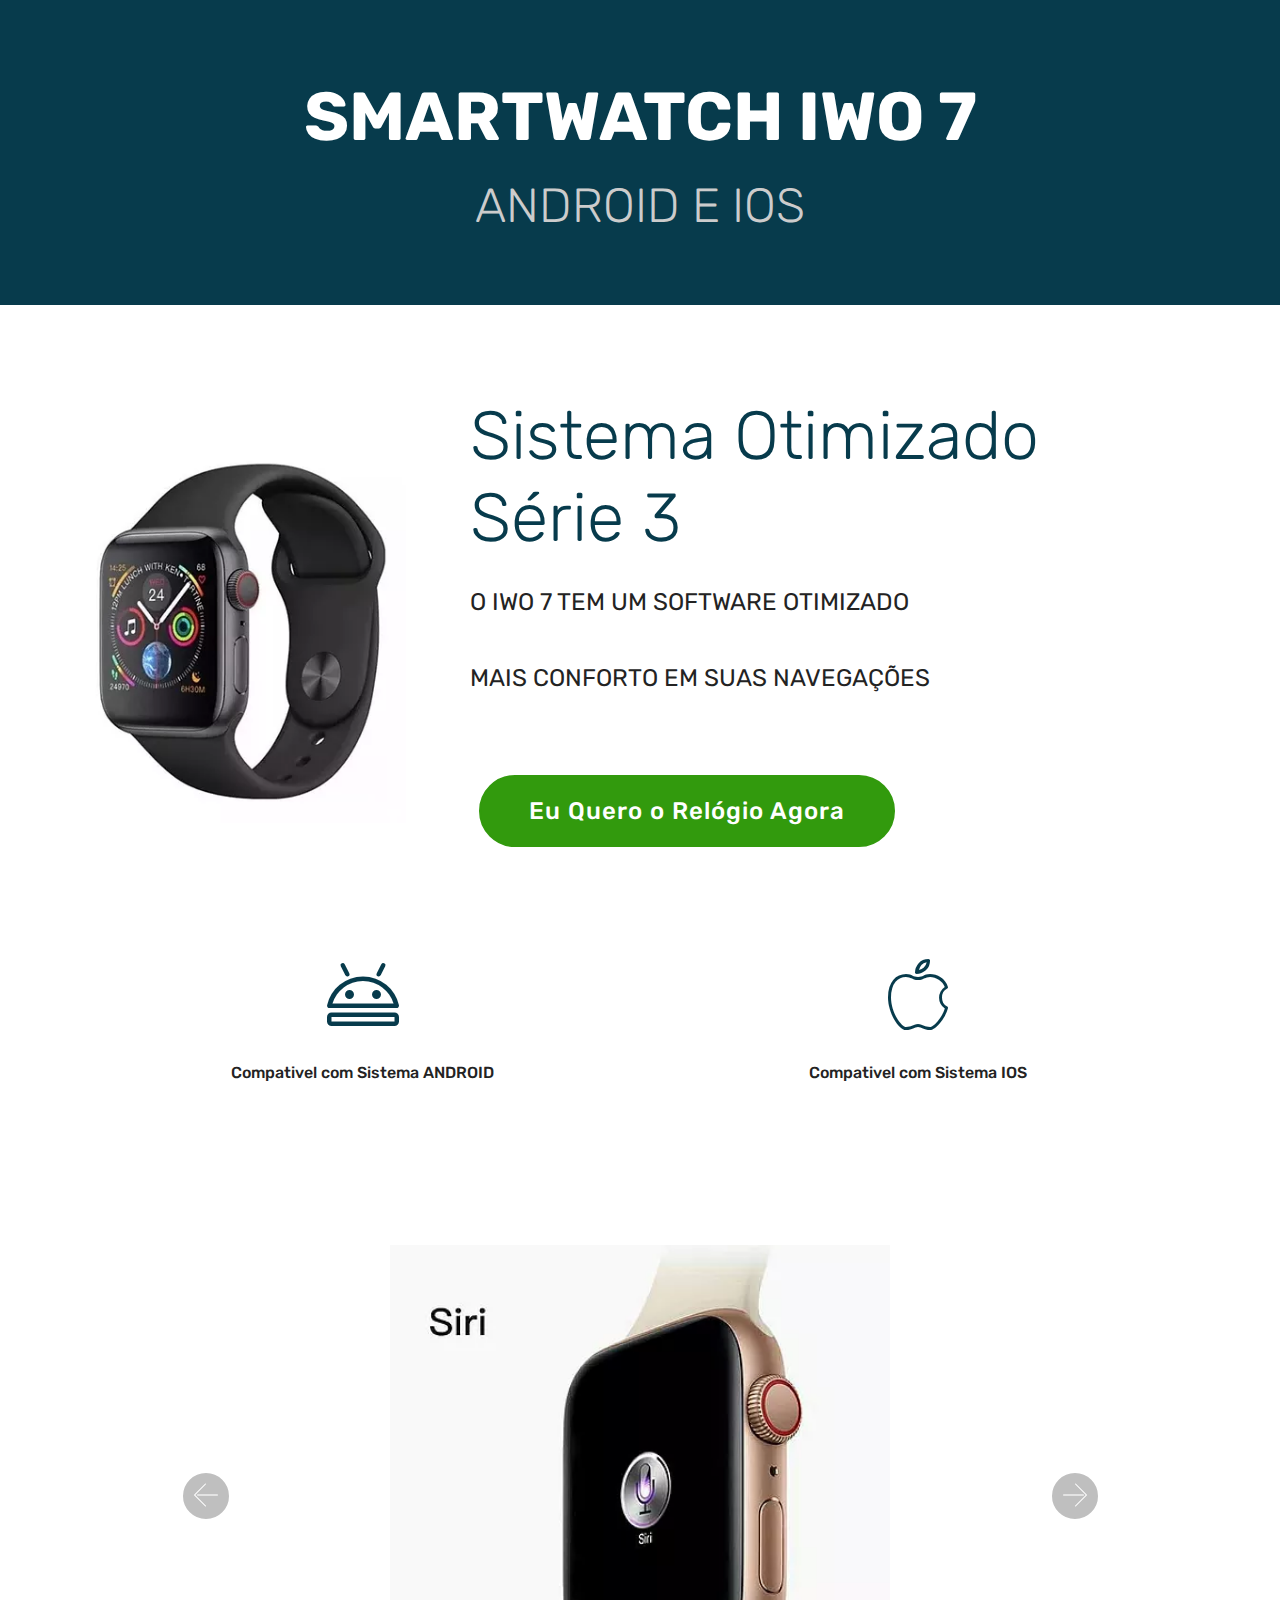
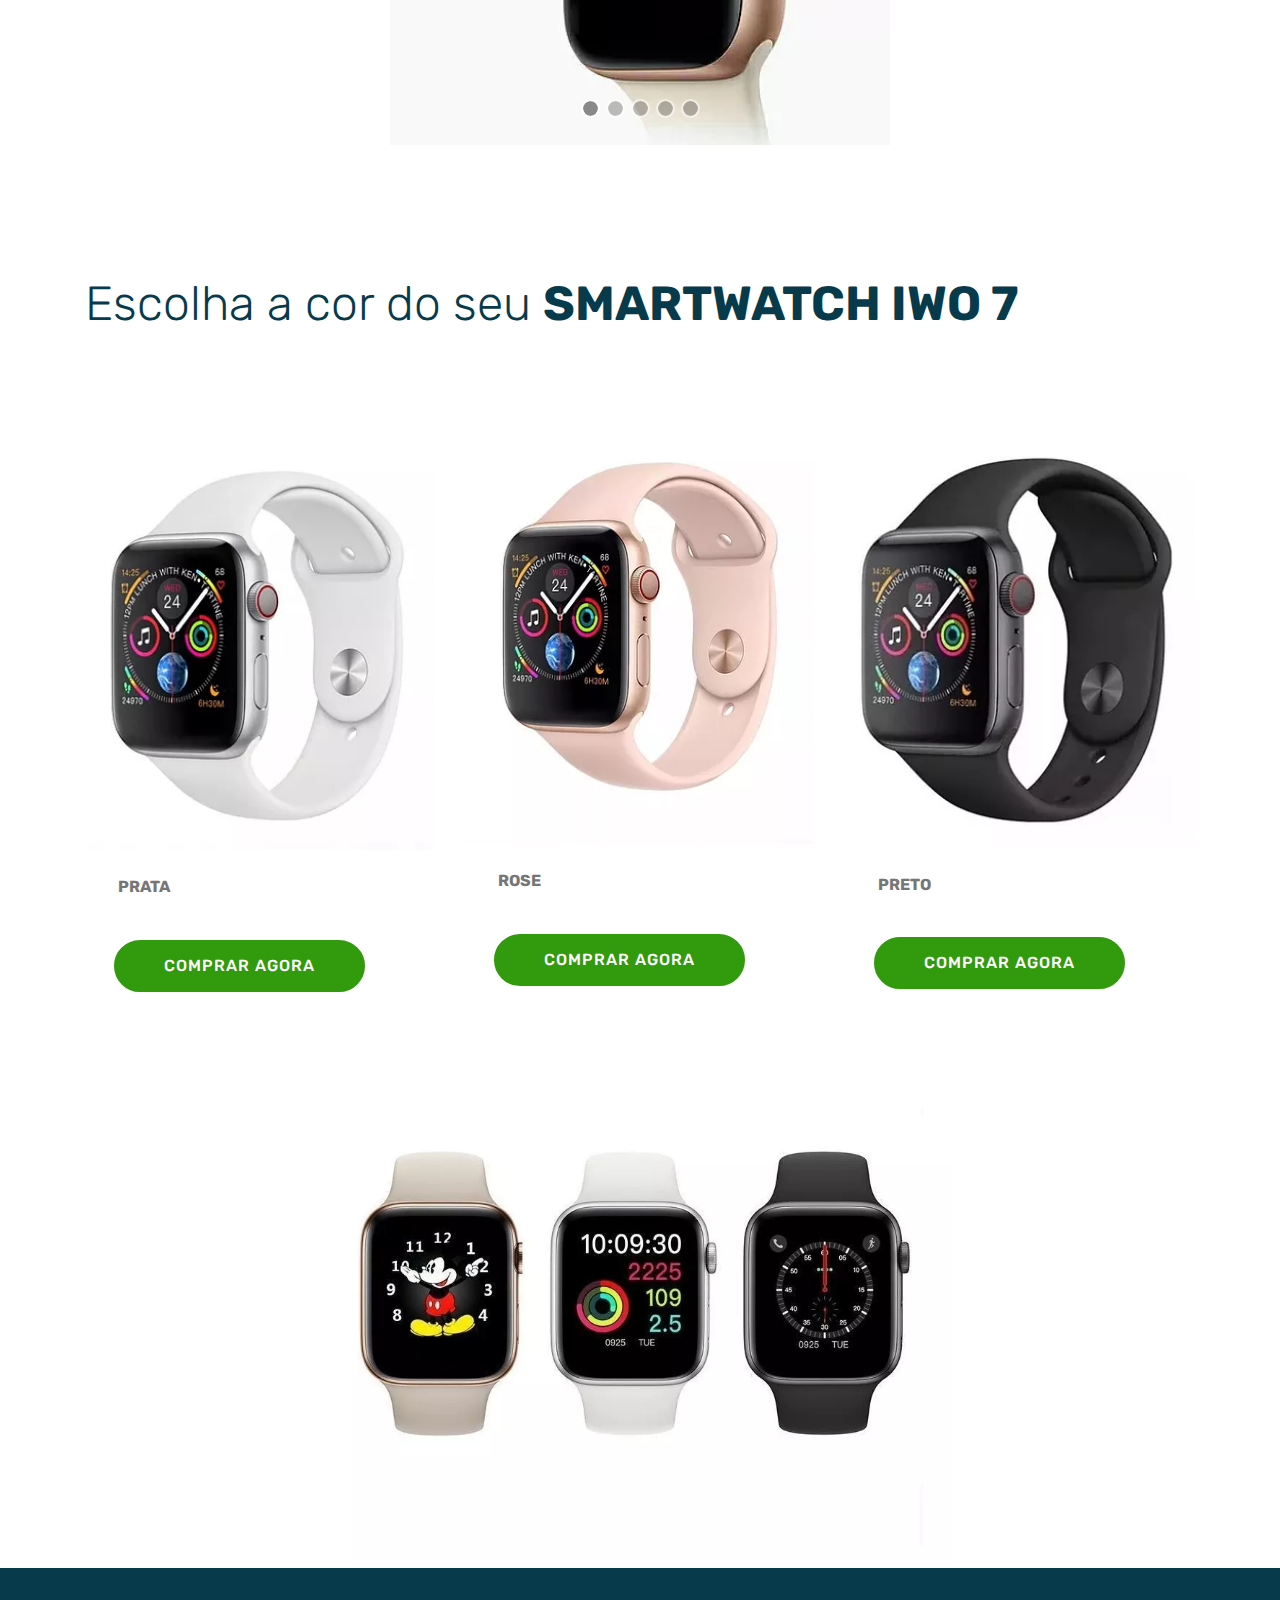
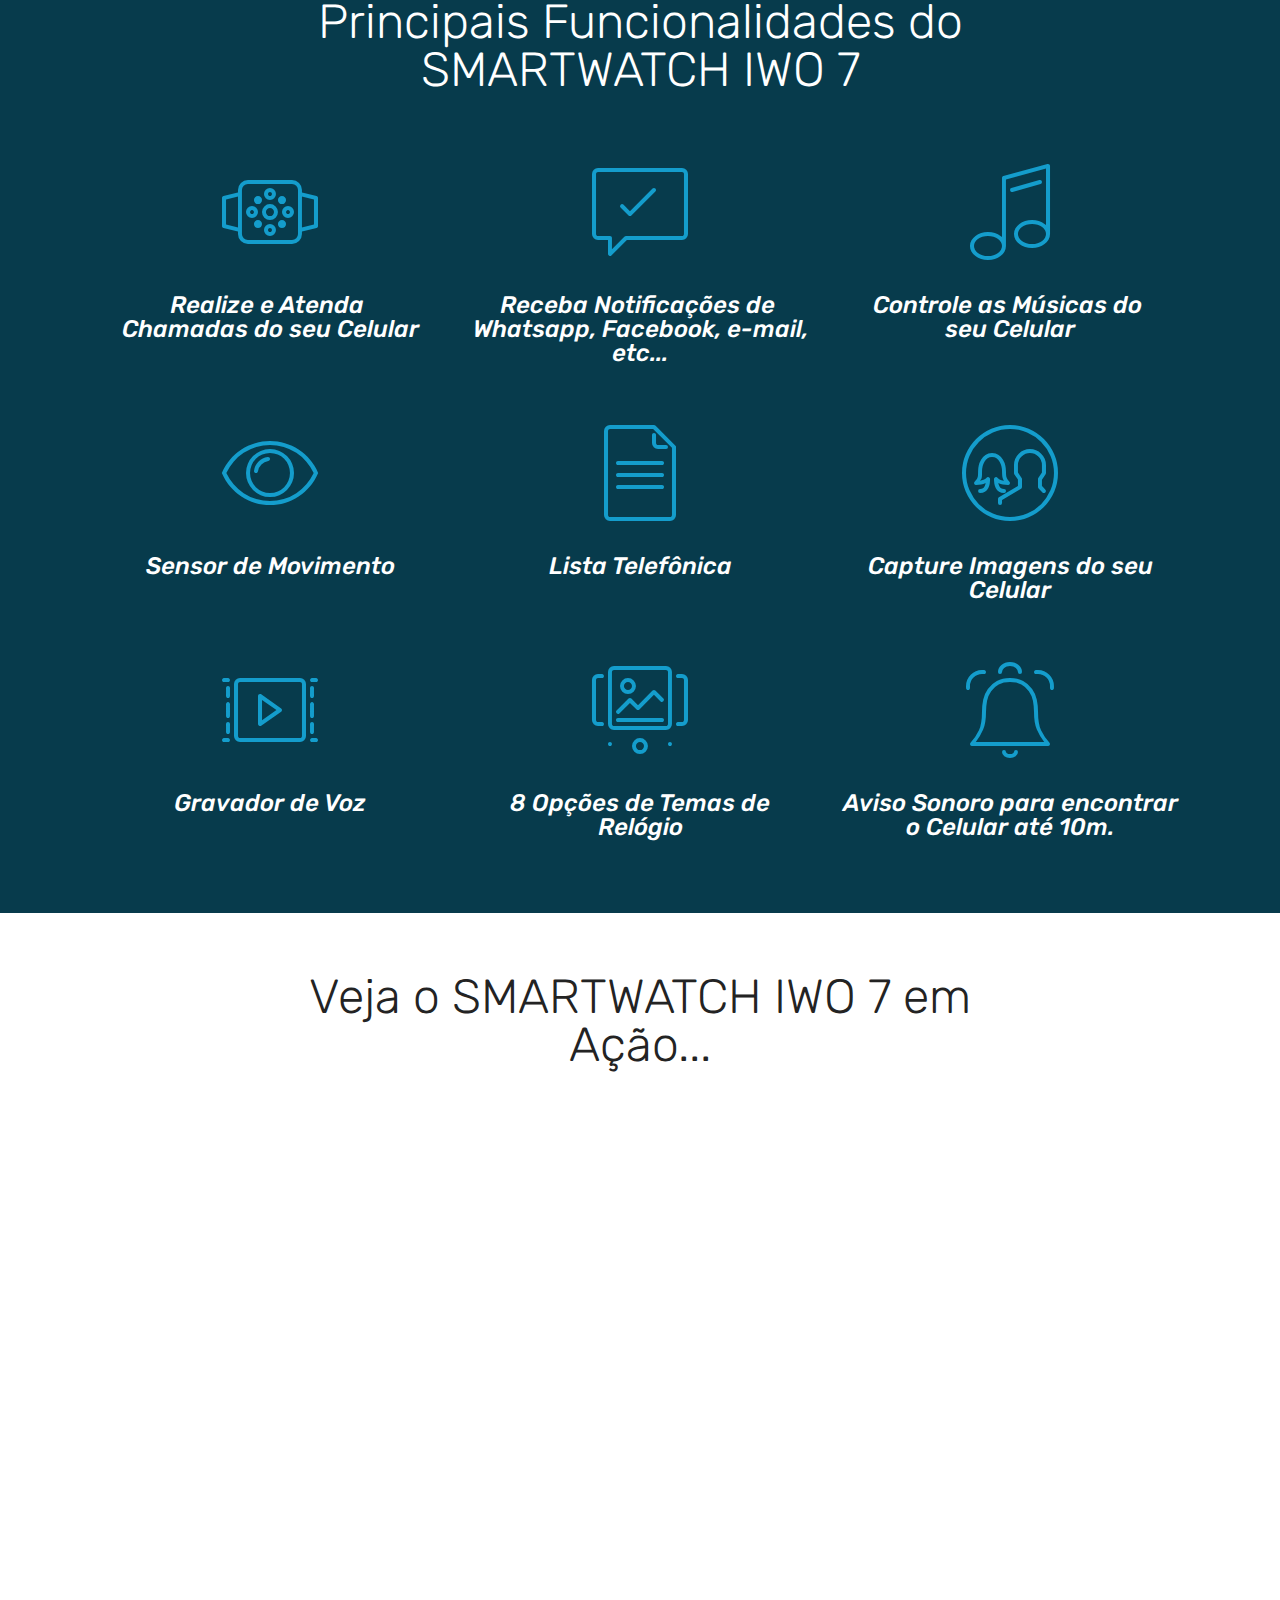
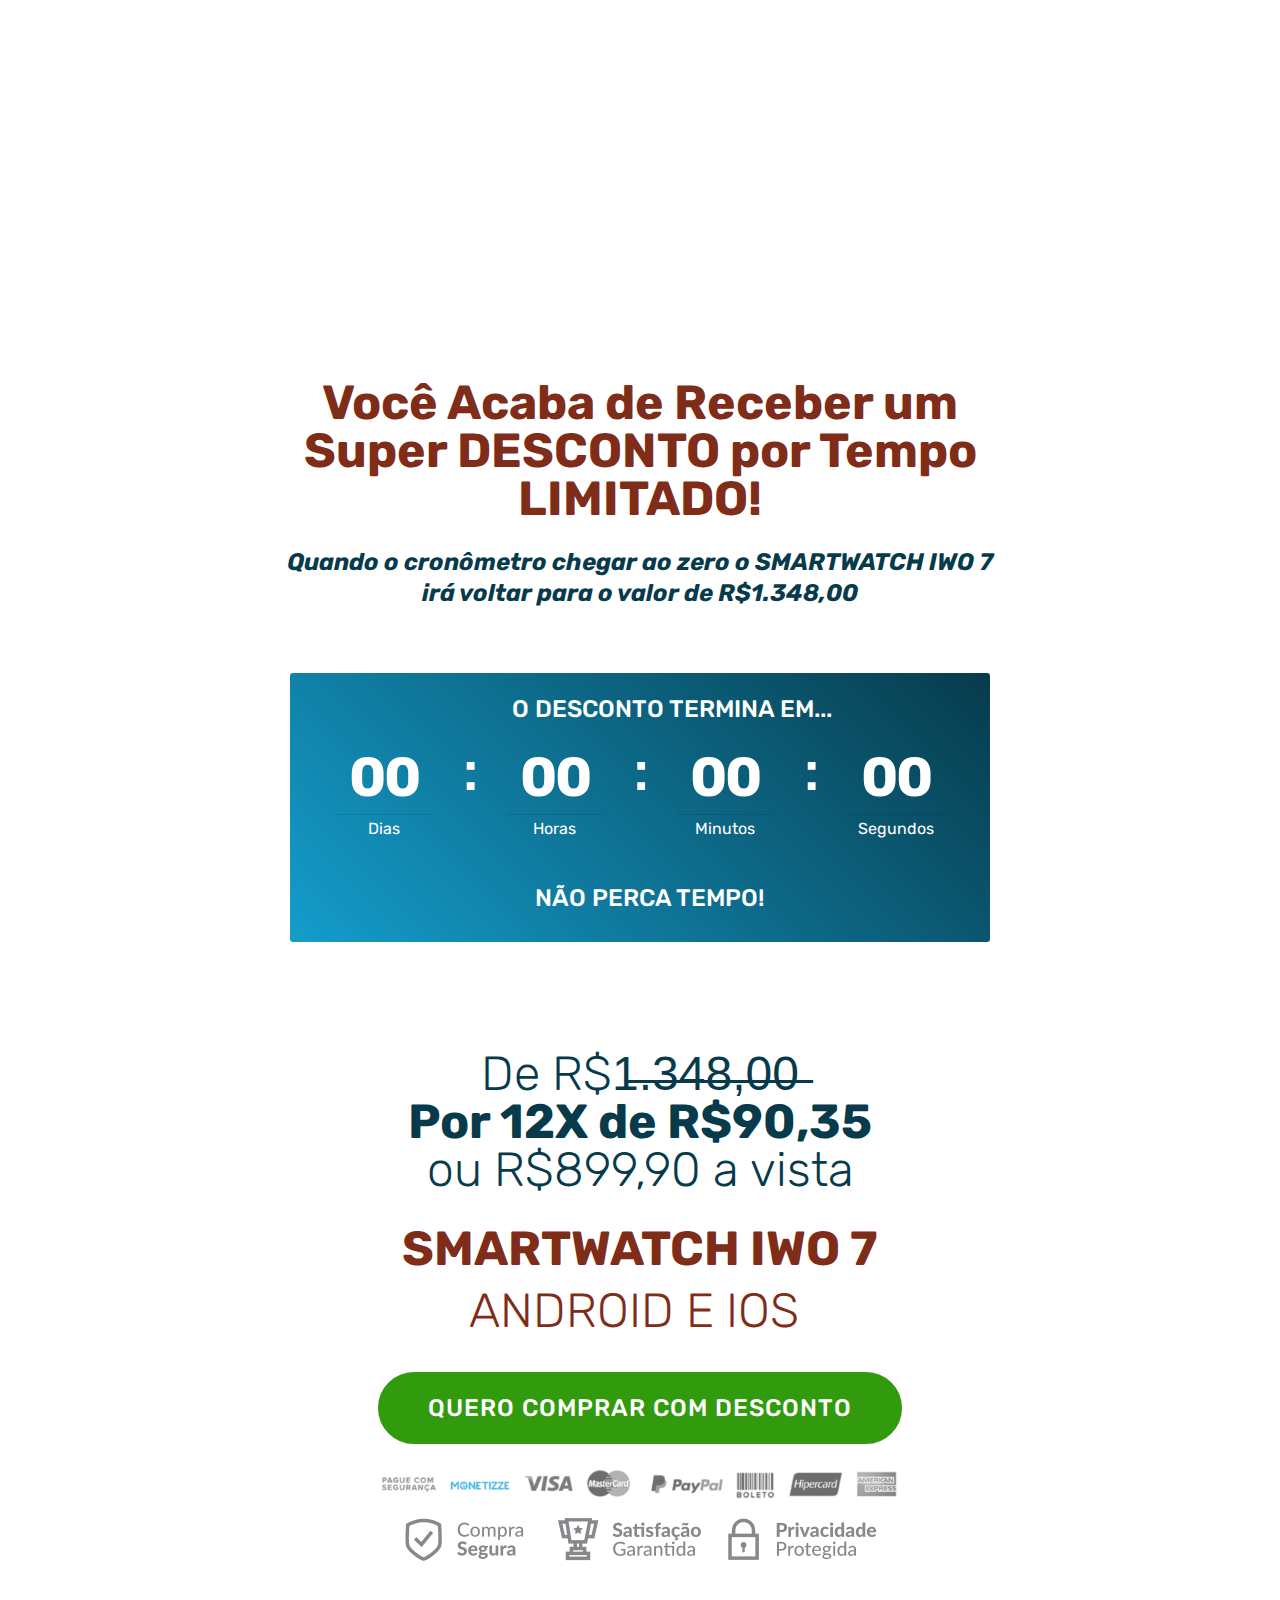
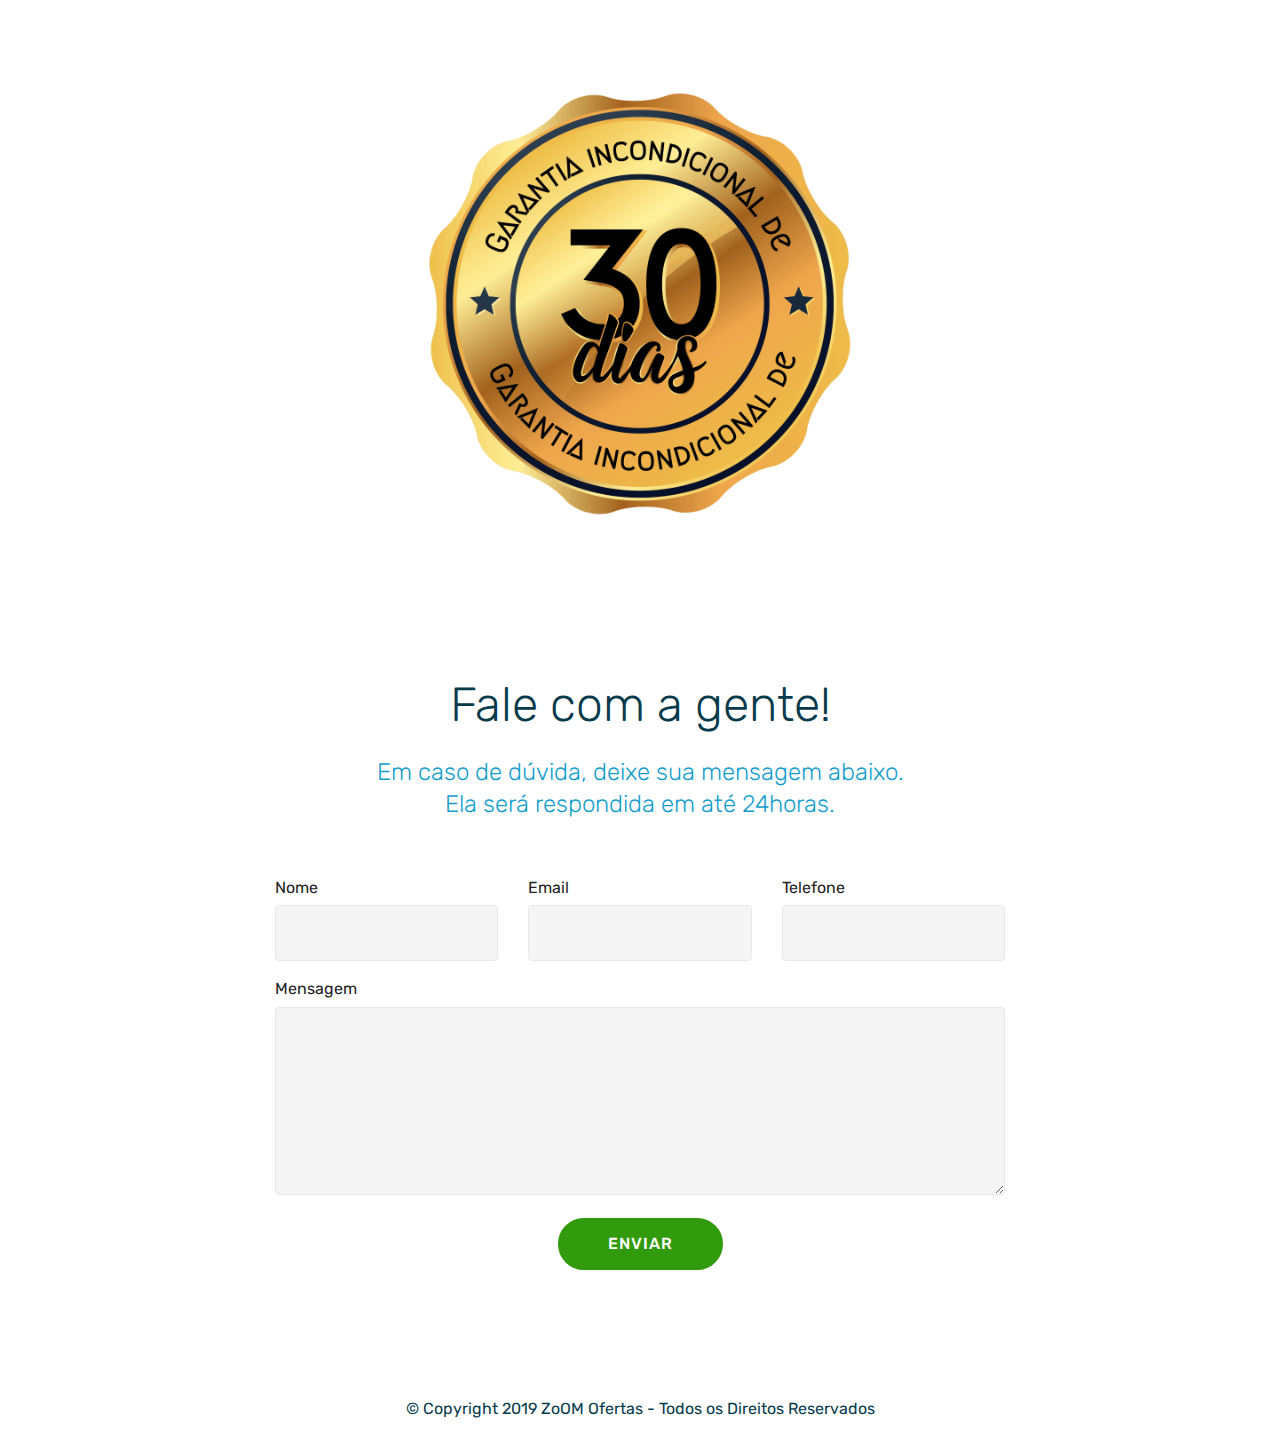
<file: index.html>
<!DOCTYPE html>
<html  >
<head>
  <!-- Site made with Mobirise Website Builder v4.10.7, https://mobirise.com -->
  <meta charset="UTF-8">
  <meta http-equiv="X-UA-Compatible" content="IE=edge">
  <meta name="generator" content="Mobirise v4.10.7, mobirise.com">
  <meta name="viewport" content="width=device-width, initial-scale=1, minimum-scale=1">
  <link rel="shortcut icon" href="assets/images/logo-loja-128x61.png" type="image/x-icon">
  <meta name="description" content="">
  
  <title>Home</title>
  <link rel="stylesheet" href="assets/web/assets/mobirise-icons-bold/mobirise-icons-bold.css">
  <link rel="stylesheet" href="assets/web/assets/mobirise-icons/mobirise-icons.css">
  <link rel="stylesheet" href="assets/tether/tether.min.css">
  <link rel="stylesheet" href="assets/bootstrap/css/bootstrap.min.css">
  <link rel="stylesheet" href="assets/bootstrap/css/bootstrap-grid.min.css">
  <link rel="stylesheet" href="assets/bootstrap/css/bootstrap-reboot.min.css">
  <link rel="stylesheet" href="assets/theme/css/style.css">
  <link rel="stylesheet" href="assets/mobirise/css/mbr-additional.css" type="text/css">
  
  
  
</head>
<body>
  <section class="mbr-section content4 cid-rAQ9A6zFnA" id="content4-0">

    

    <div class="container">
        <div class="media-container-row">
            <div class="title col-12 col-md-8">
                <h2 class="align-center pb-3 mbr-fonts-style display-1"><strong>&nbsp;</strong><br><strong>SMARTWATCH IWO 7</strong></h2>
                <h3 class="mbr-section-subtitle align-center mbr-light mbr-fonts-style display-2">ANDROID E IOS</h3>
                
            </div>
        </div>
    </div>
</section>

<section class="engine"><a href="https://mobirise.info/g">how to build a website</a></section><section class="header3 cid-rAQbkxf7zc" id="header3-3">

    

    

    <div class="container">
        <div class="media-container-row">
            <div class="mbr-figure" style="width: 50%;">
                <img src="assets/images/2c3e5802-2203-439c-8c85-afd055f2e5be.webp" alt="Mobirise" title="">
            </div>

            <div class="media-content">
                <h1 class="mbr-section-title mbr-white pb-3 mbr-fonts-style display-1">Sistema Otimizado Série 3</h1>
                
                <div class="mbr-section-text mbr-white pb-3 ">
                    <p class="mbr-text mbr-fonts-style display-5">
                        O IWO 7 TEM UM SOFTWARE OTIMIZADO&nbsp;<br><br>MAIS CONFORTO EM SUAS NAVEGAÇÕES<br><br></p>
                </div>
                <div class="mbr-section-btn"><a class="btn btn-md btn-primary display-5" href="page1.html" target="_blank">Eu Quero o Relógio Agora</a></div>
            </div>
        </div>
    </div>

</section>

<section class="features5 cid-rB7AluOslg" id="features5-o">
    
    

    
    <div class="container">
        <div class="media-container-row">

            <div class="card p-3 col-12 col-md-6">
                <div class="card-img pb-3">
                    <span class="mbr-iconfont mbrib-android" style="color: rgb(7, 59, 76); fill: rgb(7, 59, 76);"></span>
                </div>
                <div class="card-box">
                    <h4 class="card-title py-3 mbr-fonts-style display-7">Compativel com Sistema ANDROID</h4>
                    
                </div>
            </div>

            <div class="card p-3 col-12 col-md-6">
                <div class="card-img pb-3">
                    <span class="mbr-iconfont mbri-apple" style="color: rgb(7, 59, 76); fill: rgb(7, 59, 76);"></span>
                </div>
                <div class="card-box">
                    <h4 class="card-title py-3 mbr-fonts-style display-7">Compativel com Sistema IOS</h4>
                    
                </div>
            </div>

            

            
        </div>
    </div>
</section>

<section class="carousel slide cid-rASDulhYFK" data-interval="false" id="slider2-4">

    
    <div class="container content-slider">
        <div class="content-slider-wrap">
            <div><div class="mbr-slider slide carousel" data-pause="true" data-keyboard="false" data-ride="carousel" data-interval="4000"><ol class="carousel-indicators"><li data-app-prevent-settings="" data-target="#slider2-4" class=" active" data-slide-to="0"></li><li data-app-prevent-settings="" data-target="#slider2-4" data-slide-to="1"></li><li data-app-prevent-settings="" data-target="#slider2-4" data-slide-to="2"></li><li data-app-prevent-settings="" data-target="#slider2-4" data-slide-to="3"></li><li data-app-prevent-settings="" data-target="#slider2-4" data-slide-to="4"></li></ol><div class="carousel-inner" role="listbox"><div class="carousel-item slider-fullscreen-image active" data-bg-video-slide="false" style="background-image: url(assets/images/c95cc2-a2d86d4b9123407ca7981a190447ff90-mv2.webp);"><div class="container container-slide"><div class="image_wrapper"><div class="mbr-overlay" style="opacity: 0; background-color: rgb(7, 59, 76);"></div><img src="assets/images/c95cc2-a2d86d4b9123407ca7981a190447ff90-mv2.webp"><div class="carousel-caption justify-content-center"><div class="col-10 align-left"></div></div></div></div></div><div class="carousel-item slider-fullscreen-image" data-bg-video-slide="false" style="background-image: url(assets/images/c95cc2-d9dc377d98b747b8a6e73ecb1f89f93e-mv2.webp);"><div class="container container-slide"><div class="image_wrapper"><div class="mbr-overlay" style="opacity: 0;"></div><img src="assets/images/c95cc2-d9dc377d98b747b8a6e73ecb1f89f93e-mv2.webp"><div class="carousel-caption justify-content-center"><div class="col-10 align-center"></div></div></div></div></div><div class="carousel-item slider-fullscreen-image" data-bg-video-slide="false" style="background-image: url(assets/images/c95cc2-1d6162ce9ad7462e937f48f953821c66-mv2.webp);"><div class="container container-slide"><div class="image_wrapper"><div class="mbr-overlay" style="opacity: 0;"></div><img src="assets/images/c95cc2-1d6162ce9ad7462e937f48f953821c66-mv2.webp"><div class="carousel-caption justify-content-center"><div class="col-10 align-center"></div></div></div></div></div><div class="carousel-item slider-fullscreen-image" data-bg-video-slide="false" style="background-image: url(assets/images/c95cc2-ee37eddfdd134e77a7f0ed857c86ee63-mv2.webp);"><div class="container container-slide"><div class="image_wrapper"><div class="mbr-overlay" style="opacity: 0;"></div><img src="assets/images/c95cc2-ee37eddfdd134e77a7f0ed857c86ee63-mv2.webp"><div class="carousel-caption justify-content-center"><div class="col-10 align-center"></div></div></div></div></div><div class="carousel-item slider-fullscreen-image" data-bg-video-slide="false" style="background-image: url(assets/images/c95cc2-9e7432edb85348678b672660c46956de-mv2.webp);"><div class="container container-slide"><div class="image_wrapper"><div class="mbr-overlay" style="opacity: 0;"></div><img src="assets/images/c95cc2-9e7432edb85348678b672660c46956de-mv2.webp"><div class="carousel-caption justify-content-center"><div class="col-10 align-left"></div></div></div></div></div></div><a data-app-prevent-settings="" class="carousel-control carousel-control-prev" role="button" data-slide="prev" href="#slider2-4"><span aria-hidden="true" class="mbri-left mbr-iconfont"></span><span class="sr-only">Previous</span></a><a data-app-prevent-settings="" class="carousel-control carousel-control-next" role="button" data-slide="next" href="#slider2-4"><span aria-hidden="true" class="mbri-right mbr-iconfont"></span><span class="sr-only">Next</span></a></div></div> 
        </div>
    </div>
</section>

<section class="services1 cid-rAVZxlTHxg" id="services1-5">
    <!---->
    
    <!---->
    <!--Overlay-->
    
    <!--Container-->
    <div class="container">
        <div class="row justify-content-center">
            <!--Titles-->
            <div class="title pb-5 col-12">
                <h2 class="align-left pb-3 mbr-fonts-style display-2">Escolha a cor do seu <strong>SMARTWATCH IWO 7</strong></h2>
                
            </div>
            <!--Card-1-->
            <div class="card col-12 col-md-6 p-3 col-lg-4">
                <div class="card-wrapper">
                    <div class="card-img">
                        <img src="assets/images/10605362-da9a-4d76-bf10-1f8468ca7212.webp" alt="Mobirise" title="">
                    </div>
                    <div class="card-box">
                        
                        <p class="mbr-text mbr-fonts-style display-7"><strong>PRATA</strong></p>
                        <!--Btn-->
                        <div class="mbr-section-btn align-left"><a href="http://mon.net.br/grpgs" class="btn btn-primary display-4" target="_blank">COMPRAR AGORA</a></div>
                    </div>
                </div>
            </div>
            <!--Card-2-->
            <div class="card col-12 col-md-6 p-3 col-lg-4">
                <div class="card-wrapper">
                    <div class="card-img">
                        <img src="assets/images/b941f514-24d3-4dc5-8614-8854c198e9d5.webp" alt="Mobirise" title="">
                    </div>
                    <div class="card-box">
                        
                        <p class="mbr-text mbr-fonts-style display-7"><strong>ROSE</strong></p>
                        <!--Btn-->
                        <div class="mbr-section-btn align-left"><a href="http://mon.net.br/grpgu" class="btn btn-primary display-4" target="_blank">COMPRAR AGORA</a></div>
                    </div>
                </div>
            </div>
            <!--Card-3-->
            <div class="card col-12 col-md-6 p-3 col-lg-4 last-child">
                <div class="card-wrapper">
                    <div class="card-img">
                        <img src="assets/images/2c3e5802-2203-439c-8c85-afd055f2e5be.webp" alt="Mobirise" title="">
                    </div>
                    <div class="card-box">
                        
                        <p class="mbr-text mbr-fonts-style display-7"><strong>PRETO</strong></p>
                        <!--Btn-->
                        <div class="mbr-section-btn align-left"><a href="http://mon.net.br/grpgt" class="btn btn-primary display-4" target="_blank">COMPRAR AGORA</a></div>
                    </div>
                </div>
            </div>
            <!--Card-4-->
            
        </div>
    </div>
</section>

<section class="cid-rAYiDRcFm2" id="image3-b">

    

    <figure class="mbr-figure container">
            <div class="image-block" style="width: 56%;">
                <img src="assets/images/smart-watch-iwo-8-relogio-bluetooth-original-2019-nfe-brinde-d-nq-np-788609-mlb31084309661-062019-f.webp" width="1400" alt="Mobirise" title="">
                
            </div>
    </figure>
</section>

<section class="mbr-section content4 cid-rB8inPJ1QP" id="content4-y">

    

    <div class="container">
        <div class="media-container-row">
            <div class="title col-12 col-md-8">
                <h2 class="align-center pb-3 mbr-fonts-style display-2">
                    Principais Funcionalidades do SMARTWATCH IWO 7</h2>
                <h3 class="mbr-section-subtitle align-center mbr-light mbr-fonts-style display-5"></h3>
                
            </div>
        </div>
    </div>
</section>

<section class="features1 cid-rB8cTWGR15" id="features1-u">
    
    

    
    <div class="container">
        <div class="media-container-row">

            <div class="card p-3 col-12 col-md-6 col-lg-4">
                <div class="card-img pb-3">
                    <span class="mbr-iconfont mbri-watch"></span>
                </div>
                <div class="card-box">
                    <h4 class="card-title py-3 mbr-fonts-style display-5"><em>Realize e Atenda&nbsp;<br>Chamadas do seu Celular</em></h4>
                    
                </div>
            </div>

            <div class="card p-3 col-12 col-md-6 col-lg-4">
                <div class="card-img pb-3">
                    <span class="mbr-iconfont mbri-cust-feedback"></span>
                </div>
                <div class="card-box">
                    <h4 class="card-title py-3 mbr-fonts-style display-5"><em>
                        Receba Notificações de&nbsp;<br>Whatsapp, Facebook, e-mail, etc...</em></h4>
                    
                </div>
            </div>

            <div class="card p-3 col-12 col-md-6 col-lg-4">
                <div class="card-img pb-3">
                    <span class="mbr-iconfont mbri-music"></span>
                </div>
                <div class="card-box">
                    <h4 class="card-title py-3 mbr-fonts-style display-5"><em>Controle as Músicas do&nbsp;<br>seu Celular</em></h4>
                    
                </div>
            </div>

            

        </div>

    </div>

</section>

<section class="features1 cid-rB8f07zdDO" id="features1-w">
    
    

    
    <div class="container">
        <div class="media-container-row">

            <div class="card p-3 col-12 col-md-6 col-lg-4">
                <div class="card-img pb-3">
                    <span class="mbr-iconfont mbri-preview"></span>
                </div>
                <div class="card-box">
                    <h4 class="card-title py-3 mbr-fonts-style display-5"><em>Sensor de Movimento</em></h4>
                    
                </div>
            </div>

            <div class="card p-3 col-12 col-md-6 col-lg-4">
                <div class="card-img pb-3">
                    <span class="mbr-iconfont mbri-file"></span>
                </div>
                <div class="card-box">
                    <h4 class="card-title py-3 mbr-fonts-style display-5"><em>Lista Telefônica</em></h4>
                    
                </div>
            </div>

            <div class="card p-3 col-12 col-md-6 col-lg-4">
                <div class="card-img pb-3">
                    <span class="mbr-iconfont mbri-users"></span>
                </div>
                <div class="card-box">
                    <h4 class="card-title py-3 mbr-fonts-style display-5"><em>Capture Imagens do seu Celular</em></h4>
                    
                </div>
            </div>

            

        </div>

    </div>

</section>

<section class="features1 cid-rB8h3Weum3" id="features1-x">
    
    

    
    <div class="container">
        <div class="media-container-row">

            <div class="card p-3 col-12 col-md-6 col-lg-4">
                <div class="card-img pb-3">
                    <span class="mbr-iconfont mbri-video-play"></span>
                </div>
                <div class="card-box">
                    <h4 class="card-title py-3 mbr-fonts-style display-5"><em>Gravador de Voz</em></h4>
                    
                </div>
            </div>

            <div class="card p-3 col-12 col-md-6 col-lg-4">
                <div class="card-img pb-3">
                    <span class="mbr-iconfont mbri-image-slider"></span>
                </div>
                <div class="card-box">
                    <h4 class="card-title py-3 mbr-fonts-style display-5"><em>8 Opções de Temas de Relógio</em></h4>
                    
                </div>
            </div>

            <div class="card p-3 col-12 col-md-6 col-lg-4">
                <div class="card-img pb-3">
                    <span class="mbr-iconfont mbri-alert"></span>
                </div>
                <div class="card-box">
                    <h4 class="card-title py-3 mbr-fonts-style display-5"><em>Aviso Sonoro para encontrar o Celular até 10m.</em></h4>
                    
                </div>
            </div>

            

        </div>

    </div>

</section>

<section class="mbr-section content4 cid-rB9x1yTEe8" id="content4-19">

    

    <div class="container">
        <div class="media-container-row">
            <div class="title col-12 col-md-8">
                <h2 class="align-center pb-3 mbr-fonts-style display-2">
                    Veja o SMARTWATCH IWO 7 em Ação...</h2>
                <h3 class="mbr-section-subtitle align-center mbr-light mbr-fonts-style display-5"></h3>
                
            </div>
        </div>
    </div>
</section>

<section class="cid-rB27qj5f7L" id="video1-j">

    
    
    <figure class="mbr-figure align-center container">
        <div class="video-block" style="width: 51%;">
            <div><iframe class="mbr-embedded-video" src="https://www.youtube.com/embed/VZk-CcCTH3k?rel=0&amp;amp;showinfo=0&amp;autoplay=1&amp;loop=1&amp;playlist=VZk-CcCTH3k" width="1280" height="720" frameborder="0" allowfullscreen></iframe></div>
        </div>
    </figure>
</section>

<section class="cid-rB7bM6uHxO" id="video1-n">

    
    
    <figure class="mbr-figure align-center container">
        <div class="video-block" style="width: 50%;">
            <div><iframe class="mbr-embedded-video" src="https://www.youtube.com/embed/EEryF3Ds9MI?rel=0&amp;amp;showinfo=0&amp;autoplay=1&amp;loop=1&amp;playlist=EEryF3Ds9MI" width="1280" height="720" frameborder="0" allowfullscreen></iframe></div>
        </div>
    </figure>
</section>

<section class="mbr-section content4 cid-rAW5wyJ78a" id="content4-7">

    

    <div class="container">
        <div class="media-container-row">
            <div class="title col-12 col-md-8">
                <h2 class="align-center pb-3 mbr-fonts-style display-2"><strong>Você Acaba de Receber um Super DESCONTO por Tempo LIMITADO!</strong></h2>
                <h3 class="mbr-section-subtitle align-center mbr-light mbr-fonts-style display-5"><em><strong>Quando o cronômetro chegar ao zero o SMARTWATCH IWO 7 irá voltar para o valor de R$1.348,00</strong></em></h3>
                
            </div>
        </div>
    </div>
</section>

<section class="countdown2 cid-rAWs8ihdPU" id="countdown2-8">

    

    

    <div class="container">
        
        
    </div>
    <div class="container pt-5 mt-2">
        <div class=" countdown-cont align-center p-4">
            <div class="event-name align-left mbr-white ">
                <h4 class="mbr-fonts-style display-5">&nbsp; &nbsp; &nbsp; &nbsp; &nbsp; &nbsp; &nbsp; &nbsp; &nbsp; &nbsp; &nbsp; &nbsp; &nbsp; &nbsp; &nbsp; &nbsp; &nbsp;O DESCONTO TERMINA EM...</h4>
            </div>
            <div class="countdown align-center py-2" data-due-date="2019/09/13">
            </div>
            <div class="daysCountdown" title="Dias"></div>
            <div class="hoursCountdown" title="Horas"></div>
            <div class="minutesCountdown" title="Minutos"></div>
            <div class="secondsCountdown" title="Segundos"></div>
            <div class="event-date align-left mbr-white">
                <h5 class="mbr-fonts-style display-5">&nbsp; &nbsp; &nbsp; &nbsp; &nbsp; &nbsp; <br>&nbsp; &nbsp; &nbsp; &nbsp; &nbsp; &nbsp; &nbsp; NÃO PERCA TEMPO! &nbsp; &nbsp; &nbsp; &nbsp; &nbsp;&nbsp;</h5>
            </div>
        </div>

        
    </div>
</section>

<section class="mbr-section content4 cid-rAWygs3PgL" id="content4-a">

    

    <div class="container">
        <div class="media-container-row">
            <div class="title col-12 col-md-8">
                <h2 class="align-center pb-3 mbr-fonts-style display-2"><br>De R$1̶.̶3̶4̶8̶,̶0̶0̶<div><strong>Por 12X de R$90,35</strong></div><div>ou R$899,90 a vista</div></h2>
                <h3 class="mbr-section-subtitle align-center mbr-light mbr-fonts-style display-2"><strong>SMARTWATCH IWO 7</strong><br>ANDROID E IOS&nbsp;</h3>
                
            </div>
        </div>
    </div>
</section>

<section class="mbr-section content8 cid-rB4Csc6Xr0" id="content8-m">

    

    <div class="container">
        <div class="media-container-row title">
            <div class="col-12 col-md-8">
                <div class="mbr-section-btn align-center"><a class="btn btn-primary display-5" href="page1.html" target="_blank">QUERO COMPRAR COM DESCONTO</a></div>
            </div>
        </div>
    </div>
</section>

<section class="cid-rB9pTHotgX" id="image1-12">

    

    <figure class="mbr-figure container">
        <div class="image-block" style="width: 48%;">
            <img src="assets/images/barra-cartes-744x51.png" width="1400" alt="Mobirise" title="">
            
        </div>
    </figure>
</section>

<section class="cid-rB9pVf8WoB" id="image1-13">

    

    <figure class="mbr-figure container">
        <div class="image-block" style="width: 45%;">
            <img src="assets/images/compra-segura-esse-1000x150.png" width="1400" alt="Mobirise" title="">
            
        </div>
    </figure>
</section>

<section class="cid-rB8mgnzeW5" id="image1-11">

    

    <figure class="mbr-figure container">
        <div class="image-block" style="width: 40%;">
            <img src="assets/images/garantia-30-dias-1000x1000.png" width="1400" alt="Mobirise" title="">
            
        </div>
    </figure>
</section>

<section class="mbr-section form1 cid-rB9vwGZgbe" id="form1-18">

    

    
    <div class="container">
        <div class="row justify-content-center">
            <div class="title col-12 col-lg-8">
                <h2 class="mbr-section-title align-center pb-3 mbr-fonts-style display-2">Fale com a gente!</h2>
                <h3 class="mbr-section-subtitle align-center mbr-light pb-3 mbr-fonts-style display-5">Em caso de dúvida, deixe sua mensagem abaixo.<br>Ela será respondida em até 24horas.</h3>
            </div>
        </div>
    </div>
    <div class="container">
        <div class="row justify-content-center">
            <div class="media-container-column col-lg-8" data-form-type="formoid">
                <!---Formbuilder Form--->
                <form action="https://mobirise.com/" method="POST" class="mbr-form form-with-styler" data-form-title="Mobirise Form"><input type="hidden" name="email" data-form-email="true" value="gKB2r0+9QXdZb9+ibfX5XUtaw6nAz0YAjVTmqf4bBDGgsHIQbW2BhTfULzIMsmGuU0TuJr+FCDfRrXLBEo/yGWYh2HLOtxjYRlwARiz9PtzWHeh+iCIkF9GsvOFBM7KW">
                    <div class="row">
                        <div hidden="hidden" data-form-alert="" class="alert alert-success col-12">Sua Mensagem foi Enviada com Sucesso!
Em até 24horas você será respondida(o)</div>
                        <div hidden="hidden" data-form-alert-danger="" class="alert alert-danger col-12">
                        </div>
                    </div>
                    <div class="dragArea row">
                        <div class="col-md-4  form-group" data-for="name">
                            <label for="name-form1-18" class="form-control-label mbr-fonts-style display-7">Nome</label>
                            <input type="text" name="name" data-form-field="Name" required="required" class="form-control display-7" id="name-form1-18">
                        </div>
                        <div class="col-md-4  form-group" data-for="email">
                            <label for="email-form1-18" class="form-control-label mbr-fonts-style display-7">Email</label>
                            <input type="email" name="email" data-form-field="Email" required="required" class="form-control display-7" id="email-form1-18">
                        </div>
                        <div data-for="phone" class="col-md-4  form-group">
                            <label for="phone-form1-18" class="form-control-label mbr-fonts-style display-7">Telefone</label>
                            <input type="tel" name="phone" data-form-field="Phone" class="form-control display-7" id="phone-form1-18">
                        </div>
                        <div data-for="message" class="col-md-12 form-group">
                            <label for="message-form1-18" class="form-control-label mbr-fonts-style display-7">Mensagem</label>
                            <textarea name="message" data-form-field="Message" class="form-control display-7" id="message-form1-18"></textarea>
                        </div>
                        <div class="col-md-12 input-group-btn align-center"><button type="submit" class="btn btn-primary btn-form display-4">ENVIAR</button></div>
                    </div>
                </form><!---Formbuilder Form--->
            </div>
        </div>
    </div>
</section>

<section once="footers" class="cid-rB9yO5ydsS" id="footer6-1a">

    

    

    <div class="container">
        <div class="media-container-row align-center mbr-white">
            <div class="col-12">
                <p class="mbr-text mb-0 mbr-fonts-style display-7">
                    © Copyright 2019 ZoOM Ofertas - Todos os Direitos Reservados</p>
            </div>
        </div>
    </div>
</section>


  <script src="assets/web/assets/jquery/jquery.min.js"></script>
  <script src="assets/popper/popper.min.js"></script>
  <script src="assets/tether/tether.min.js"></script>
  <script src="assets/bootstrap/js/bootstrap.min.js"></script>
  <script src="assets/ytplayer/jquery.mb.ytplayer.min.js"></script>
  <script src="assets/vimeoplayer/jquery.mb.vimeo_player.js"></script>
  <script src="assets/smoothscroll/smooth-scroll.js"></script>
  <script src="assets/bootstrapcarouselswipe/bootstrap-carousel-swipe.js"></script>
  <script src="assets/countdown/jquery.countdown.min.js"></script>
  <script src="assets/theme/js/script.js"></script>
  <script src="assets/slidervideo/script.js"></script>
  <script src="assets/formoid/formoid.min.js"></script>
  
  
</body>
</html>
</file>
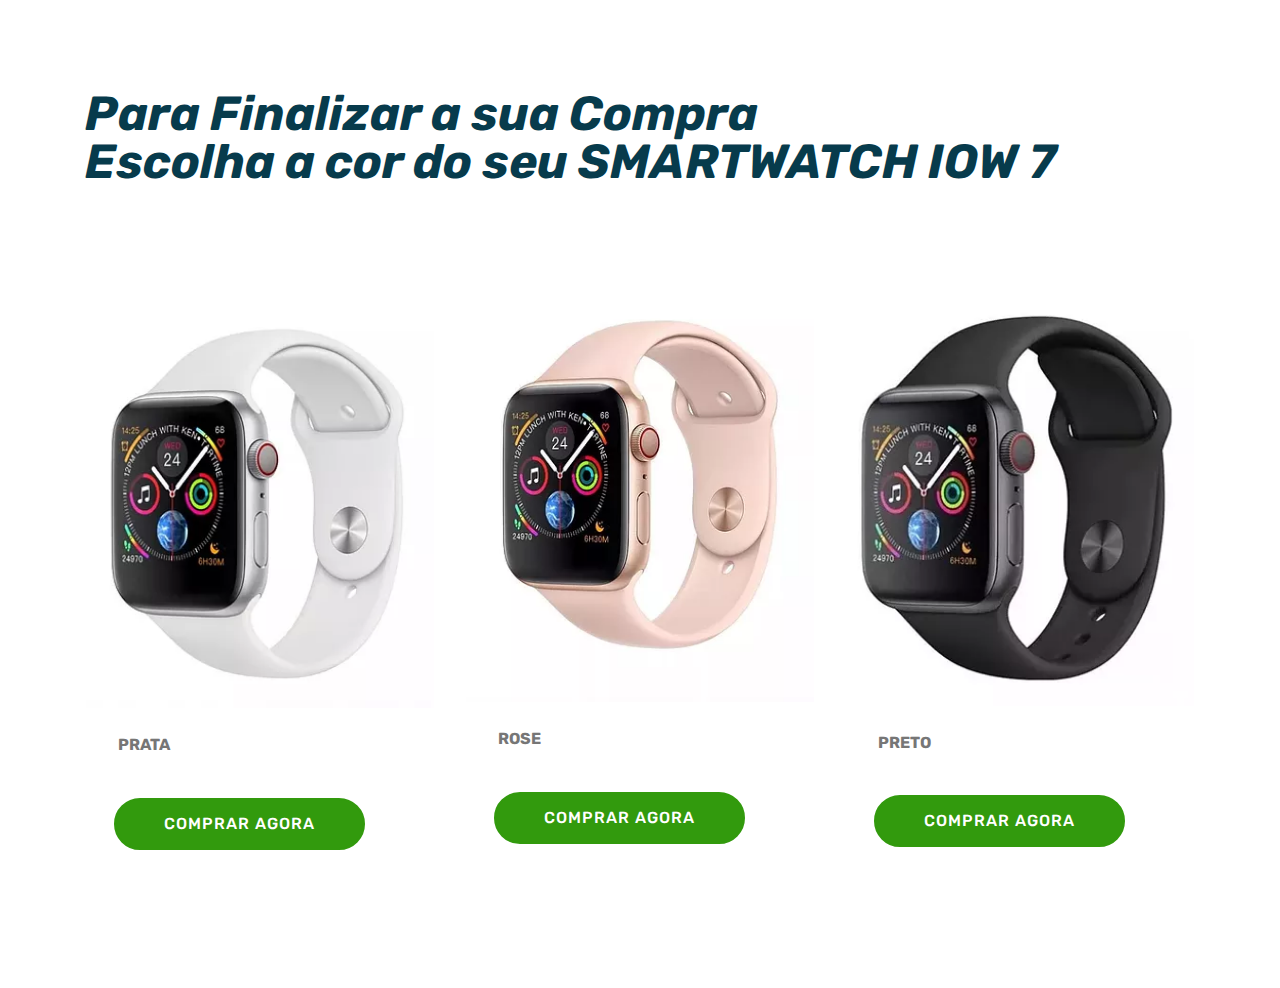
<file: page1.html>
<!DOCTYPE html>
<html  >
<head>
  <!-- Site made with Mobirise Website Builder v4.10.7, https://mobirise.com -->
  <meta charset="UTF-8">
  <meta http-equiv="X-UA-Compatible" content="IE=edge">
  <meta name="generator" content="Mobirise v4.10.7, mobirise.com">
  <meta name="viewport" content="width=device-width, initial-scale=1, minimum-scale=1">
  <link rel="shortcut icon" href="assets/images/logo-loja-128x61.png" type="image/x-icon">
  <meta name="description" content="Website Generator Description">
  
  <title>ESCOLHA A COR DO SEU SMARTWATCH IOW 7</title>
  <link rel="stylesheet" href="assets/tether/tether.min.css">
  <link rel="stylesheet" href="assets/bootstrap/css/bootstrap.min.css">
  <link rel="stylesheet" href="assets/bootstrap/css/bootstrap-grid.min.css">
  <link rel="stylesheet" href="assets/bootstrap/css/bootstrap-reboot.min.css">
  <link rel="stylesheet" href="assets/theme/css/style.css">
  <link rel="stylesheet" href="assets/mobirise/css/mbr-additional.css" type="text/css">
  
  
  
</head>
<body>
  <section class="services1 cid-rB4zQyzhtC" id="services1-k">
    <!---->
    
    <!---->
    <!--Overlay-->
    
    <!--Container-->
    <div class="container">
        <div class="row justify-content-center">
            <!--Titles-->
            <div class="title pb-5 col-12">
                <h2 class="align-left pb-3 mbr-fonts-style display-2"><strong><em>Para Finalizar a sua Compra&nbsp;<br>Escolha a cor do seu SMARTWATCH IOW 7</em></strong></h2>
                
            </div>
            <!--Card-1-->
            <div class="card col-12 col-md-6 p-3 col-lg-4">
                <div class="card-wrapper">
                    <div class="card-img">
                        <img src="assets/images/10605362-da9a-4d76-bf10-1f8468ca7212.webp" alt="Mobirise" title="">
                    </div>
                    <div class="card-box">
                        
                        <p class="mbr-text mbr-fonts-style display-7"><strong>PRATA</strong></p>
                        <!--Btn-->
                        <div class="mbr-section-btn align-left"><a href="http://mon.net.br/grpgs" class="btn btn-primary display-4" target="_blank">COMPRAR AGORA</a></div>
                    </div>
                </div>
            </div>
            <!--Card-2-->
            <div class="card col-12 col-md-6 p-3 col-lg-4">
                <div class="card-wrapper">
                    <div class="card-img">
                        <img src="assets/images/b941f514-24d3-4dc5-8614-8854c198e9d5.webp" alt="Mobirise" title="">
                    </div>
                    <div class="card-box">
                        
                        <p class="mbr-text mbr-fonts-style display-7"><strong>ROSE</strong></p>
                        <!--Btn-->
                        <div class="mbr-section-btn align-left"><a href="http://mon.net.br/grpgu" class="btn btn-primary display-4" target="_blank">COMPRAR AGORA</a></div>
                    </div>
                </div>
            </div>
            <!--Card-3-->
            <div class="card col-12 col-md-6 p-3 col-lg-4 last-child">
                <div class="card-wrapper">
                    <div class="card-img">
                        <img src="assets/images/2c3e5802-2203-439c-8c85-afd055f2e5be.webp" alt="Mobirise" title="">
                    </div>
                    <div class="card-box">
                        
                        <p class="mbr-text mbr-fonts-style display-7"><strong>PRETO</strong></p>
                        <!--Btn-->
                        <div class="mbr-section-btn align-left"><a href="http://mon.net.br/grpgt" class="btn btn-primary display-4" target="_blank">COMPRAR AGORA</a></div>
                    </div>
                </div>
            </div>
            <!--Card-4-->
            
        </div>
    </div>
</section>


  <section class="engine"><a href="https://mobirise.info/k">develop free website</a></section><script src="assets/web/assets/jquery/jquery.min.js"></script>
  <script src="assets/popper/popper.min.js"></script>
  <script src="assets/tether/tether.min.js"></script>
  <script src="assets/bootstrap/js/bootstrap.min.js"></script>
  <script src="assets/smoothscroll/smooth-scroll.js"></script>
  <script src="assets/theme/js/script.js"></script>
  
  
</body>
</html>
</file>
<file: assets/web/assets/mobirise-icons-bold/mobirise-icons-bold.css>
@font-face {
  font-family: 'mobirise-icons-bold';
  src:  url('mobirise-icons-bold.eot?m1l4yr');
  src:  url('mobirise-icons-bold.eot?m1l4yr#iefix') format('embedded-opentype'),
    url('mobirise-icons-bold.ttf?m1l4yr') format('truetype'),
    url('mobirise-icons-bold.woff?m1l4yr') format('woff'),
    url('mobirise-icons-bold.svg?m1l4yr#mobirise-icons-bold') format('svg');
  font-weight: normal;
  font-style: normal;
}

[class^="mbrib-"], [class*="mbrib-"] {
  /* use !important to prevent issues with browser extensions that change fonts */
  font-family: 'mobirise-icons-bold' !important;
  speak: none;
  font-style: normal;
  font-weight: normal;
  font-variant: normal;
  text-transform: none;
  line-height: 1;

  /* Better Font Rendering =========== */
  -webkit-font-smoothing: antialiased;
  -moz-osx-font-smoothing: grayscale;
}

.mbrib-add-submenu:before {
  content: "\e900";
}
.mbrib-alert:before {
  content: "\e901";
}
.mbrib-align-center:before {
  content: "\e902";
}
.mbrib-align-justify:before {
  content: "\e903";
}
.mbrib-align-left:before {
  content: "\e904";
}
.mbrib-align-right:before {
  content: "\e905";
}
.mbrib-android:before {
  content: "\e906";
}
.mbrib-apple:before {
  content: "\e907";
}
.mbrib-arrow-down:before {
  content: "\e908";
}
.mbrib-arrow-next:before {
  content: "\e909";
}
.mbrib-arrow-prev:before {
  content: "\e90a";
}
.mbrib-arrow-up:before {
  content: "\e90b";
}
.mbrib-bold:before {
  content: "\e90c";
}
.mbrib-bookmark:before {
  content: "\e90d";
}
.mbrib-bootstrap:before {
  content: "\e90e";
}
.mbrib-briefcase:before {
  content: "\e90f";
}
.mbrib-browse:before {
  content: "\e910";
}
.mbrib-bulleted-list:before {
  content: "\e911";
}
.mbrib-calendar:before {
  content: "\e912";
}
.mbrib-camera:before {
  content: "\e913";
}
.mbrib-cart-add:before {
  content: "\e914";
}
.mbrib-cart-full:before {
  content: "\e915";
}
.mbrib-cash:before {
  content: "\e916";
}
.mbrib-change-style:before {
  content: "\e917";
}
.mbrib-chat:before {
  content: "\e918";
}
.mbrib-clock:before {
  content: "\e919";
}
.mbrib-close:before {
  content: "\e91a";
}
.mbrib-cloud:before {
  content: "\e91b";
}
.mbrib-code:before {
  content: "\e91c";
}
.mbrib-contact-form:before {
  content: "\e91d";
}
.mbrib-credit-card:before {
  content: "\e91e";
}
.mbrib-cursor-click:before {
  content: "\e91f";
}
.mbrib-cust-feedback:before {
  content: "\e920";
}
.mbrib-database:before {
  content: "\e921";
}
.mbrib-delivery:before {
  content: "\e922";
}
.mbrib-desktop:before {
  content: "\e923";
}
.mbrib-devices:before {
  content: "\e924";
}
.mbrib-down:before {
  content: "\e925";
}
.mbrib-download:before {
  content: "\e926";
}
.mbrib-drag-n-drop:before {
  content: "\e927";
}
.mbrib-drag-n-drop2:before {
  content: "\e928";
}
.mbrib-edit:before {
  content: "\e929";
}
.mbrib-edit2:before {
  content: "\e92a";
}
.mbrib-error:before {
  content: "\e92b";
}
.mbrib-extension:before {
  content: "\e92c";
}
.mbrib-features:before {
  content: "\e92d";
}
.mbrib-file:before {
  content: "\e92e";
}
.mbrib-flag:before {
  content: "\e92f";
}
.mbrib-folder:before {
  content: "\e930";
}
.mbrib-gift:before {
  content: "\e931";
}
.mbrib-github:before {
  content: "\e932";
}
.mbrib-globe-2:before {
  content: "\e933";
}
.mbrib-globe:before {
  content: "\e934";
}
.mbrib-growing-chart:before {
  content: "\e935";
}
.mbrib-hearth:before {
  content: "\e936";
}
.mbrib-help:before {
  content: "\e937";
}
.mbrib-home:before {
  content: "\e938";
}
.mbrib-hot-cup:before {
  content: "\e939";
}
.mbrib-idea:before {
  content: "\e93a";
}
.mbrib-image-gallery:before {
  content: "\e93b";
}
.mbrib-image-slider:before {
  content: "\e93c";
}
.mbrib-info:before {
  content: "\e93d";
}
.mbrib-italic:before {
  content: "\e93e";
}
.mbrib-key:before {
  content: "\e93f";
}
.mbrib-laptop:before {
  content: "\e940";
}
.mbrib-layers:before {
  content: "\e941";
}
.mbrib-left-right:before {
  content: "\e942";
}
.mbrib-left:before {
  content: "\e943";
}
.mbrib-letter:before {
  content: "\e944";
}
.mbrib-like:before {
  content: "\e945";
}
.mbrib-link:before {
  content: "\e946";
}
.mbrib-lock:before {
  content: "\e947";
}
.mbrib-login:before {
  content: "\e948";
}
.mbrib-logout:before {
  content: "\e949";
}
.mbrib-magic-stick:before {
  content: "\e94a";
}
.mbrib-map-pin:before {
  content: "\e94b";
}
.mbrib-menu:before {
  content: "\e94c";
}
.mbrib-mobile:before {
  content: "\e94d";
}
.mbrib-mobile2:before {
  content: "\e94e";
}
.mbrib-mobirise:before {
  content: "\e94f";
}
.mbrib-more-horizontal:before {
  content: "\e950";
}
.mbrib-more-vertical:before {
  content: "\e951";
}
.mbrib-music:before {
  content: "\e952";
}
.mbrib-new-file:before {
  content: "\e953";
}
.mbrib-numbered-list:before {
  content: "\e954";
}
.mbrib-opened-folder:before {
  content: "\e955";
}
.mbrib-pages:before {
  content: "\e956";
}
.mbrib-paper-plane:before {
  content: "\e957";
}
.mbrib-paperclip:before {
  content: "\e958";
}
.mbrib-photo:before {
  content: "\e959";
}
.mbrib-photos:before {
  content: "\e95a";
}
.mbrib-pin:before {
  content: "\e95b";
}
.mbrib-play:before {
  content: "\e95c";
}
.mbrib-plus:before {
  content: "\e95d";
}
.mbrib-preview:before {
  content: "\e95e";
}
.mbrib-print:before {
  content: "\e95f";
}
.mbrib-protect:before {
  content: "\e960";
}
.mbrib-question:before {
  content: "\e961";
}
.mbrib-quote-left:before {
  content: "\e962";
}
.mbrib-quote-right:before {
  content: "\e963";
}
.mbrib-redo:before {
  content: "\e964";
}
.mbrib-refresh:before {
  content: "\e965";
}
.mbrib-responsive:before {
  content: "\e966";
}
.mbrib-right:before {
  content: "\e967";
}
.mbrib-rocket:before {
  content: "\e968";
}
.mbrib-sad-face:before {
  content: "\e969";
}
.mbrib-sale:before {
  content: "\e96a";
}
.mbrib-save:before {
  content: "\e96b";
}
.mbrib-search:before {
  content: "\e96c";
}
.mbrib-setting:before {
  content: "\e96d";
}
.mbrib-setting2:before {
  content: "\e96e";
}
.mbrib-setting3:before {
  content: "\e96f";
}
.mbrib-share:before {
  content: "\e970";
}
.mbrib-shopping-bag:before {
  content: "\e971";
}
.mbrib-shopping-basket:before {
  content: "\e972";
}
.mbrib-shopping-cart:before {
  content: "\e973";
}
.mbrib-sites:before {
  content: "\e974";
}
.mbrib-smile-face:before {
  content: "\e975";
}
.mbrib-speed:before {
  content: "\e976";
}
.mbrib-star:before {
  content: "\e977";
}
.mbrib-success:before {
  content: "\e978";
}
.mbrib-sun:before {
  content: "\e979";
}
.mbrib-sun2:before {
  content: "\e97a";
}
.mbrib-tablet-vertical:before {
  content: "\e97b";
}
.mbrib-tablet:before {
  content: "\e97c";
}
.mbrib-target:before {
  content: "\e97d";
}
.mbrib-timer:before {
  content: "\e97e";
}
.mbrib-to-ftp:before {
  content: "\e97f";
}
.mbrib-to-local-drive:before {
  content: "\e980";
}
.mbrib-touch-swipe:before {
  content: "\e981";
}
.mbrib-touch:before {
  content: "\e982";
}
.mbrib-trash:before {
  content: "\e983";
}
.mbrib-underline:before {
  content: "\e984";
}
.mbrib-undo:before {
  content: "\e985";
}
.mbrib-unlink:before {
  content: "\e986";
}
.mbrib-unlock:before {
  content: "\e987";
}
.mbrib-up-down:before {
  content: "\e988";
}
.mbrib-up:before {
  content: "\e989";
}
.mbrib-update:before {
  content: "\e98a";
}
.mbrib-upload:before {
  content: "\e98b";
}
.mbrib-user:before {
  content: "\e98c";
}
.mbrib-user2:before {
  content: "\e98d";
}
.mbrib-users:before {
  content: "\e98e";
}
.mbrib-video-play:before {
  content: "\e98f";
}
.mbrib-video:before {
  content: "\e990";
}
.mbrib-watch:before {
  content: "\e991";
}
.mbrib-website-theme:before {
  content: "\e992";
}
.mbrib-wifi:before {
  content: "\e993";
}
.mbrib-windows:before {
  content: "\e994";
}
.mbrib-zoom-out:before {
  content: "\e995";
}
</file>
<file: assets/web/assets/mobirise-icons/mobirise-icons.css>
@font-face {
  font-family: 'MobiriseIcons';
  src:  url('mobirise-icons.eot?spat4u');
  src:  url('mobirise-icons.eot?spat4u#iefix') format('embedded-opentype'),
    url('mobirise-icons.ttf?spat4u') format('truetype'),
    url('mobirise-icons.woff?spat4u') format('woff'),
    url('mobirise-icons.svg?spat4u#MobiriseIcons') format('svg');
  font-weight: normal;
  font-style: normal;
}

[class^="mbri-"], [class*=" mbri-"] {
  /* use !important to prevent issues with browser extensions that change fonts */
  font-family: MobiriseIcons !important;
  speak: none;
  font-style: normal;
  font-weight: normal;
  font-variant: normal;
  text-transform: none;
  line-height: 1;

  /* Better Font Rendering =========== */
  -webkit-font-smoothing: antialiased;
  -moz-osx-font-smoothing: grayscale;
}

.mbri-add-submenu:before {
  content: "\e900";
}
.mbri-alert:before {
  content: "\e901";
}
.mbri-align-center:before {
  content: "\e902";
}
.mbri-align-justify:before {
  content: "\e903";
}
.mbri-align-left:before {
  content: "\e904";
}
.mbri-align-right:before {
  content: "\e905";
}
.mbri-android:before {
  content: "\e906";
}
.mbri-apple:before {
  content: "\e907";
}
.mbri-arrow-down:before {
  content: "\e908";
}
.mbri-arrow-next:before {
  content: "\e909";
}
.mbri-arrow-prev:before {
  content: "\e90a";
}
.mbri-arrow-up:before {
  content: "\e90b";
}
.mbri-bold:before {
  content: "\e90c";
}
.mbri-bookmark:before {
  content: "\e90d";
}
.mbri-bootstrap:before {
  content: "\e90e";
}
.mbri-briefcase:before {
  content: "\e90f";
}
.mbri-browse:before {
  content: "\e910";
}
.mbri-bulleted-list:before {
  content: "\e911";
}
.mbri-calendar:before {
  content: "\e912";
}
.mbri-camera:before {
  content: "\e913";
}
.mbri-cart-add:before {
  content: "\e914";
}
.mbri-cart-full:before {
  content: "\e915";
}
.mbri-cash:before {
  content: "\e916";
}
.mbri-change-style:before {
  content: "\e917";
}
.mbri-chat:before {
  content: "\e918";
}
.mbri-clock:before {
  content: "\e919";
}
.mbri-close:before {
  content: "\e91a";
}
.mbri-cloud:before {
  content: "\e91b";
}
.mbri-code:before {
  content: "\e91c";
}
.mbri-contact-form:before {
  content: "\e91d";
}
.mbri-credit-card:before {
  content: "\e91e";
}
.mbri-cursor-click:before {
  content: "\e91f";
}
.mbri-cust-feedback:before {
  content: "\e920";
}
.mbri-database:before {
  content: "\e921";
}
.mbri-delivery:before {
  content: "\e922";
}
.mbri-desktop:before {
  content: "\e923";
}
.mbri-devices:before {
  content: "\e924";
}
.mbri-down:before {
  content: "\e925";
}
.mbri-download:before {
  content: "\e989";
}
.mbri-drag-n-drop:before {
  content: "\e927";
}
.mbri-drag-n-drop2:before {
  content: "\e928";
}
.mbri-edit:before {
  content: "\e929";
}
.mbri-edit2:before {
  content: "\e92a";
}
.mbri-error:before {
  content: "\e92b";
}
.mbri-extension:before {
  content: "\e92c";
}
.mbri-features:before {
  content: "\e92d";
}
.mbri-file:before {
  content: "\e92e";
}
.mbri-flag:before {
  content: "\e92f";
}
.mbri-folder:before {
  content: "\e930";
}
.mbri-gift:before {
  content: "\e931";
}
.mbri-github:before {
  content: "\e932";
}
.mbri-globe:before {
  content: "\e933";
}
.mbri-globe-2:before {
  content: "\e934";
}
.mbri-growing-chart:before {
  content: "\e935";
}
.mbri-hearth:before {
  content: "\e936";
}
.mbri-help:before {
  content: "\e937";
}
.mbri-home:before {
  content: "\e938";
}
.mbri-hot-cup:before {
  content: "\e939";
}
.mbri-idea:before {
  content: "\e93a";
}
.mbri-image-gallery:before {
  content: "\e93b";
}
.mbri-image-slider:before {
  content: "\e93c";
}
.mbri-info:before {
  content: "\e93d";
}
.mbri-italic:before {
  content: "\e93e";
}
.mbri-key:before {
  content: "\e93f";
}
.mbri-laptop:before {
  content: "\e940";
}
.mbri-layers:before {
  content: "\e941";
}
.mbri-left-right:before {
  content: "\e942";
}
.mbri-left:before {
  content: "\e943";
}
.mbri-letter:before {
  content: "\e944";
}
.mbri-like:before {
  content: "\e945";
}
.mbri-link:before {
  content: "\e946";
}
.mbri-lock:before {
  content: "\e947";
}
.mbri-login:before {
  content: "\e948";
}
.mbri-logout:before {
  content: "\e949";
}
.mbri-magic-stick:before {
  content: "\e94a";
}
.mbri-map-pin:before {
  content: "\e94b";
}
.mbri-menu:before {
  content: "\e94c";
}
.mbri-mobile:before {
  content: "\e94d";
}
.mbri-mobile2:before {
  content: "\e94e";
}
.mbri-mobirise:before {
  content: "\e94f";
}
.mbri-more-horizontal:before {
  content: "\e950";
}
.mbri-more-vertical:before {
  content: "\e951";
}
.mbri-music:before {
  content: "\e952";
}
.mbri-new-file:before {
  content: "\e953";
}
.mbri-numbered-list:before {
  content: "\e954";
}
.mbri-opened-folder:before {
  content: "\e955";
}
.mbri-pages:before {
  content: "\e956";
}
.mbri-paper-plane:before {
  content: "\e957";
}
.mbri-paperclip:before {
  content: "\e958";
}
.mbri-photo:before {
  content: "\e959";
}
.mbri-photos:before {
  content: "\e95a";
}
.mbri-pin:before {
  content: "\e95b";
}
.mbri-play:before {
  content: "\e95c";
}
.mbri-plus:before {
  content: "\e95d";
}
.mbri-preview:before {
  content: "\e95e";
}
.mbri-print:before {
  content: "\e95f";
}
.mbri-protect:before {
  content: "\e960";
}
.mbri-question:before {
  content: "\e961";
}
.mbri-quote-left:before {
  content: "\e962";
}
.mbri-quote-right:before {
  content: "\e963";
}
.mbri-refresh:before {
  content: "\e964";
}
.mbri-responsive:before {
  content: "\e965";
}
.mbri-right:before {
  content: "\e966";
}
.mbri-rocket:before {
  content: "\e967";
}
.mbri-sad-face:before {
  content: "\e968";
}
.mbri-sale:before {
  content: "\e969";
}
.mbri-save:before {
  content: "\e96a";
}
.mbri-search:before {
  content: "\e96b";
}
.mbri-setting:before {
  content: "\e96c";
}
.mbri-setting2:before {
  content: "\e96d";
}
.mbri-setting3:before {
  content: "\e96e";
}
.mbri-share:before {
  content: "\e96f";
}
.mbri-shopping-bag:before {
  content: "\e970";
}
.mbri-shopping-basket:before {
  content: "\e971";
}
.mbri-shopping-cart:before {
  content: "\e972";
}
.mbri-sites:before {
  content: "\e973";
}
.mbri-smile-face:before {
  content: "\e974";
}
.mbri-speed:before {
  content: "\e975";
}
.mbri-star:before {
  content: "\e976";
}
.mbri-success:before {
  content: "\e977";
}
.mbri-sun:before {
  content: "\e978";
}
.mbri-sun2:before {
  content: "\e979";
}
.mbri-tablet:before {
  content: "\e97a";
}
.mbri-tablet-vertical:before {
  content: "\e97b";
}
.mbri-target:before {
  content: "\e97c";
}
.mbri-timer:before {
  content: "\e97d";
}
.mbri-to-ftp:before {
  content: "\e97e";
}
.mbri-to-local-drive:before {
  content: "\e97f";
}
.mbri-touch-swipe:before {
  content: "\e980";
}
.mbri-touch:before {
  content: "\e981";
}
.mbri-trash:before {
  content: "\e982";
}
.mbri-underline:before {
  content: "\e983";
}
.mbri-unlink:before {
  content: "\e984";
}
.mbri-unlock:before {
  content: "\e985";
}
.mbri-up-down:before {
  content: "\e986";
}
.mbri-up:before {
  content: "\e987";
}
.mbri-update:before {
  content: "\e988";
}
.mbri-upload:before {
 content: "\e926"; 
}
.mbri-user:before {
  content: "\e98a";
}
.mbri-user2:before {
  content: "\e98b";
}
.mbri-users:before {
  content: "\e98c";
}
.mbri-video:before {
  content: "\e98d";
}
.mbri-video-play:before {
  content: "\e98e";
}
.mbri-watch:before {
  content: "\e98f";
}
.mbri-website-theme:before {
  content: "\e990";
}
.mbri-wifi:before {
  content: "\e991";
}
.mbri-windows:before {
  content: "\e992";
}
.mbri-zoom-out:before {
  content: "\e993";
}
.mbri-redo:before {
  content: "\e994";
}
.mbri-undo:before {
  content: "\e995";
}
</file>
<file: assets/theme/css/style.css>
/*!
 * Mobirise v4 theme (https://mobirise.com/)
 * Copyright 2017 Mobirise
 */
section {
  background-color: #eeeeee;
}

section,
.container,
.container-fluid {
  position: relative;
  word-wrap: break-word;
}

a.mbr-iconfont:hover {
  text-decoration: none;
}

.article .lead p, .article .lead ul, .article .lead ol, .article .lead pre, .article .lead blockquote {
  margin-bottom: 0;
}

a {
  font-style: normal;
  font-weight: 400;
  cursor: pointer;
}

a, a:hover {
  text-decoration: none;
}

figure {
  margin-bottom: 0;
}

body {
  color: #232323;
}

h1, h2, h3, h4, h5, h6,
.h1, .h2, .h3, .h4, .h5, .h6,
.display-1, .display-2, .display-3, .display-4 {
  line-height: 1;
  word-break: break-word;
  word-wrap: break-word;
}

b, strong {
  font-weight: bold;
}

blockquote {
  padding: 10px 0 10px 20px;
  position: relative;
  border-left: 2px solid;
  border-color: #ff3366;
}

input:-webkit-autofill, input:-webkit-autofill:hover, input:-webkit-autofill:focus, input:-webkit-autofill:active {
  transition-delay: 9999s;
  transition-property: background-color, color;
}

textarea[type="hidden"] {
  display: none;
}

body {
  position: relative;
}

section {
  background-position: 50% 50%;
  background-repeat: no-repeat;
  background-size: cover;
}

section .mbr-background-video,
section .mbr-background-video-preview {
  position: absolute;
  bottom: 0;
  left: 0;
  right: 0;
  top: 0;
}

.hidden {
  visibility: hidden;
}

.mbr-z-index20 {
  z-index: 20;
}

/*! Base colors */
.mbr-white {
  color: #ffffff;
}

.mbr-black {
  color: #000000;
}

.mbr-bg-white {
  background-color: #ffffff;
}

.mbr-bg-black {
  background-color: #000000;
}

/*! Text-aligns */
.align-left {
  text-align: left;
}

.align-center {
  text-align: center;
}

.align-right {
  text-align: right;
}

@media (max-width: 767px) {
  .align-left, .align-center, .align-right, .mbr-section-btn, .mbr-section-title {
    text-align: center;
  }
}

/*! Font-weight  */
.mbr-light {
  font-weight: 300;
}

.mbr-regular {
  font-weight: 400;
}

.mbr-semibold {
  font-weight: 500;
}

.mbr-bold {
  font-weight: 700;
}

/*! Media  */
.media-size-item {
  -webkit-flex: 1 1 auto;
  -moz-flex: 1 1 auto;
  -ms-flex: 1 1 auto;
  -o-flex: 1 1 auto;
  flex: 1 1 auto;
}

.media-content {
  -webkit-flex-basis: 100%;
  flex-basis: 100%;
}

.media-container-row {
  display: -ms-flexbox;
  display: -webkit-flex;
  display: flex;
  -webkit-flex-direction: row;
  -ms-flex-direction: row;
  flex-direction: row;
  -webkit-flex-wrap: wrap;
  -ms-flex-wrap: wrap;
  flex-wrap: wrap;
  -webkit-justify-content: center;
  -ms-flex-pack: center;
  justify-content: center;
  -webkit-align-content: center;
  -ms-flex-line-pack: center;
  align-content: center;
  -webkit-align-items: start;
  -ms-flex-align: start;
  align-items: start;
}

.media-container-row .media-size-item {
  width: 400px;
}

.media-container-column {
  display: -ms-flexbox;
  display: -webkit-flex;
  display: flex;
  -webkit-flex-direction: column;
  -ms-flex-direction: column;
  flex-direction: column;
  -webkit-flex-wrap: wrap;
  -ms-flex-wrap: wrap;
  flex-wrap: wrap;
  -webkit-justify-content: center;
  -ms-flex-pack: center;
  justify-content: center;
  -webkit-align-content: center;
  -ms-flex-line-pack: center;
  align-content: center;
  -webkit-align-items: stretch;
  -ms-flex-align: stretch;
  align-items: stretch;
}

.media-container-column > * {
  width: 100%;
}

@media (min-width: 992px) {
  .media-container-row {
    -webkit-flex-wrap: nowrap;
    -ms-flex-wrap: nowrap;
    flex-wrap: nowrap;
  }
}

figure {
  overflow: hidden;
}

figure[mbr-media-size] {
  transition: width 0.1s;
}

.mbr-figure img, .mbr-figure iframe {
  display: block;
  width: 100%;
}

.card {
  background-color: transparent;
  border: none;
}

.card-box {
  width: 100%;
}

.card-img {
  text-align: center;
  flex-shrink: 0;
  -webkit-flex-shrink: 0;
}

.media {
  max-width: 100%;
  margin: 0 auto;
}

.mbr-figure {
  -ms-flex-item-align: center;
  -ms-grid-row-align: center;
  -webkit-align-self: center;
  align-self: center;
}

.media-container > div {
  max-width: 100%;
}

.mbr-figure img, .card-img img {
  width: 100%;
}

@media (max-width: 991px) {
  .media-size-item {
    width: auto !important;
  }
  .media {
    width: auto;
  }
  .mbr-figure {
    width: 100% !important;
  }
}

/*! Buttons */
.mbr-section-btn {
  margin-left: -.25rem;
  margin-right: -.25rem;
  font-size: 0;
}

nav .mbr-section-btn {
  margin-left: 0rem;
  margin-right: 0rem;
}

/*! Btn icon margin */
.btn .mbr-iconfont, .btn.btn-sm .mbr-iconfont {
  cursor: pointer;
  margin-right: 0.5rem;
}

.btn.btn-md .mbr-iconfont, .btn.btn-md .mbr-iconfont {
  margin-right: 0.8rem;
}

.mbr-regular {
  font-weight: 400;
}

.mbr-semibold {
  font-weight: 500;
}

.mbr-bold {
  font-weight: 700;
}

[type="submit"] {
  -webkit-appearance: none;
}

/*! Full-screen */
.mbr-fullscreen .mbr-overlay {
  min-height: 100vh;
}

.mbr-fullscreen {
  display: flex;
  display: -webkit-flex;
  display: -moz-flex;
  display: -ms-flex;
  display: -o-flex;
  align-items: center;
  -webkit-align-items: center;
  min-height: 100vh;
  padding-top: 3rem;
  padding-bottom: 3rem;
}

/*! Map */
.map {
  height: 25rem;
  position: relative;
}

.map iframe {
  width: 100%;
  height: 100%;
}

/* Form */
.form-asterisk {
  font-family: initial;
  position: absolute;
  top: -2px;
  font-weight: normal;
}

/*! Scroll to top arrow */
.mbr-arrow-up {
  bottom: 25px;
  right: 90px;
  position: fixed;
  text-align: right;
  z-index: 5000;
  color: #ffffff;
  font-size: 32px;
  transform: rotate(180deg);
  -webkit-transform: rotate(180deg);
}

.mbr-arrow-up a {
  background: rgba(0, 0, 0, 0.2);
  border-radius: 3px;
  color: #fff;
  display: inline-block;
  height: 60px;
  width: 60px;
  outline-style: none !important;
  position: relative;
  text-decoration: none;
  transition: all .3s ease-in-out;
  cursor: pointer;
  text-align: center;
}

.mbr-arrow-up a:hover {
  background-color: rgba(0, 0, 0, 0.4);
}

.mbr-arrow-up a i {
  line-height: 60px;
}

.mbr-arrow-up-icon {
  display: block;
  color: #fff;
}

.mbr-arrow-up-icon::before {
  content: "\203a";
  display: inline-block;
  font-family: serif;
  font-size: 32px;
  line-height: 1;
  font-style: normal;
  position: relative;
  top: 6px;
  left: -4px;
  -webkit-transform: rotate(-90deg);
  transform: rotate(-90deg);
}

/*! Arrow Down */
.mbr-arrow {
  position: absolute;
  bottom: 45px;
  left: 50%;
  width: 60px;
  height: 60px;
  cursor: pointer;
  background-color: rgba(80, 80, 80, 0.5);
  border-radius: 50%;
  -webkit-transform: translateX(-50%);
  transform: translateX(-50%);
}

.mbr-arrow > a {
  display: inline-block;
  text-decoration: none;
  outline-style: none;
  -webkit-animation: arrowdown 1.7s ease-in-out infinite;
  animation: arrowdown 1.7s ease-in-out infinite;
}

.mbr-arrow > a > i {
  position: absolute;
  top: -2px;
  left: 15px;
  font-size: 2rem;
}

@keyframes arrowdown {
  0% {
    transform: translateY(0px);
    -webkit-transform: translateY(0px);
  }
  50% {
    transform: translateY(-5px);
    -webkit-transform: translateY(-5px);
  }
  100% {
    transform: translateY(0px);
    -webkit-transform: translateY(0px);
  }
}

@-webkit-keyframes arrowdown {
  0% {
    transform: translateY(0px);
    -webkit-transform: translateY(0px);
  }
  50% {
    transform: translateY(-5px);
    -webkit-transform: translateY(-5px);
  }
  100% {
    transform: translateY(0px);
    -webkit-transform: translateY(0px);
  }
}

@media (max-width: 500px) {
  .mbr-arrow-up {
    left: 50%;
    right: auto;
    transform: translateX(-50%) rotate(180deg);
    -webkit-transform: translateX(-50%) rotate(180deg);
  }
}

/*Gradients animation*/
@keyframes gradient-animation {
  from {
    background-position: 0% 100%;
    animation-timing-function: ease-in-out;
  }
  to {
    background-position: 100% 0%;
    animation-timing-function: ease-in-out;
  }
}

@-webkit-keyframes gradient-animation {
  from {
    background-position: 0% 100%;
    animation-timing-function: ease-in-out;
  }
  to {
    background-position: 100% 0%;
    animation-timing-function: ease-in-out;
  }
}

.bg-gradient {
  background-size: 200% 200%;
  animation: gradient-animation 5s infinite alternate;
  -webkit-animation: gradient-animation 5s infinite alternate;
}

.menu .navbar-brand {
  display: -webkit-flex;
}

.menu .navbar-brand span {
  display: flex;
  display: -webkit-flex;
}

.menu .navbar-brand .navbar-caption-wrap {
  display: -webkit-flex;
}

.menu .navbar-brand .navbar-logo img {
  display: -webkit-flex;
}

@media (min-width: 768px) and (max-width: 1023px) {
  .menu .navbar-toggleable-sm .navbar-nav {
    display: -webkit-box;
    display: -webkit-flex;
    display: -ms-flexbox;
  }
}

@media (max-width: 1023px) {
  .menu .navbar-collapse {
    max-height: 93.5vh;
  }
  .menu .navbar-collapse.show {
    overflow: auto;
  }
}

@media (min-width: 1024px) {
  .menu .navbar-nav.nav-dropdown {
    display: -webkit-flex;
  }
  .menu .navbar-toggleable-sm .navbar-collapse {
    display: -webkit-flex !important;
  }
  .menu .collapsed .navbar-collapse {
    max-height: 93.5vh;
  }
  .menu .collapsed .navbar-collapse.show {
    overflow: auto;
  }
}

@media (max-width: 767px) {
  .menu .navbar-collapse {
    max-height: 80vh;
  }
}

.navbar {
  display: -webkit-flex;
  -webkit-flex-wrap: wrap;
  -webkit-align-items: center;
  -webkit-justify-content: space-between;
}

.navbar-collapse {
  -webkit-flex-basis: 100%;
  -webkit-flex-grow: 1;
  -webkit-align-items: center;
}

.nav-dropdown .link {
  padding: .667em 1.667em !important;
  margin: 0 !important;
}

.nav {
  display: -webkit-flex;
  -webkit-flex-wrap: wrap;
}

.row {
  display: -webkit-flex;
  -webkit-flex-wrap: wrap;
}

.justify-content-center {
  -webkit-justify-content: center;
}

.form-inline {
  display: -webkit-flex;
  -webkit-flex-flow: row wrap;
  -webkit-align-items: center;
}

.card-wrapper {
  -webkit-flex: 1;
}

.carousel-control {
  z-index: 10;
  display: -webkit-flex;
  -webkit-align-items: center;
  -webkit-justify-content: center;
}

.carousel-controls {
  display: -webkit-flex;
}

.media {
  display: -webkit-flex;
}

.form-group:focus {
  outline: none;
}

.jq-selectbox__select {
  padding: 1.07em .5em;
  position: absolute;
  top: 0;
  left: 0;
  width: 100%;
}

.jq-selectbox__dropdown {
  position: absolute;
  top: 100% !important;
  left: 0 !important;
  width: 100% !important;
}

.jq-selectbox__trigger-arrow {
  transform: translateY(-50%);
}

.jq-selectbox li {
  padding: 1.07em .5em;
}

input[type="range"] {
  padding-left: 0 !important;
  padding-right: 0 !important;
}

.modal-dialog, .modal-content {
  height: 100%;
}

.modal-dialog .carousel-inner {
  height: 100%;
  height: -webkit-fill-available;
  height: fill-available;
}

.carousel-item {
  text-align: center;
}

.carousel-item img {
  margin: auto;
}
.engine {
	position: absolute;
	text-indent: -2400px;
	text-align: center;
	padding: 0;
	top: 0;
	left: -2400px;
}
</file>
<file: assets/mobirise/css/mbr-additional.css>
@import url(https://fonts.googleapis.com/css?family=Rubik:300,300i,400,400i,500,500i,700,700i,900,900i);





body {
  font-style: normal;
  line-height: 1.5;
}
.mbr-section-title {
  font-style: normal;
  line-height: 1.2;
}
.mbr-section-subtitle {
  line-height: 1.3;
}
.mbr-text {
  font-style: normal;
  line-height: 1.6;
}
.display-1 {
  font-family: 'Rubik', sans-serif;
  font-size: 4.25rem;
}
.display-1 > .mbr-iconfont {
  font-size: 6.8rem;
}
.display-2 {
  font-family: 'Rubik', sans-serif;
  font-size: 3rem;
}
.display-2 > .mbr-iconfont {
  font-size: 4.8rem;
}
.display-4 {
  font-family: 'Rubik', sans-serif;
  font-size: 1rem;
}
.display-4 > .mbr-iconfont {
  font-size: 1.6rem;
}
.display-5 {
  font-family: 'Rubik', sans-serif;
  font-size: 1.5rem;
}
.display-5 > .mbr-iconfont {
  font-size: 2.4rem;
}
.display-7 {
  font-family: 'Rubik', sans-serif;
  font-size: 1rem;
}
.display-7 > .mbr-iconfont {
  font-size: 1.6rem;
}
/* ---- Fluid typography for mobile devices ---- */
/* 1.4 - font scale ratio ( bootstrap == 1.42857 ) */
/* 100vw - current viewport width */
/* (48 - 20)  48 == 48rem == 768px, 20 == 20rem == 320px(minimal supported viewport) */
/* 0.65 - min scale variable, may vary */
@media (max-width: 768px) {
  .display-1 {
    font-size: 3.4rem;
    font-size: calc( 2.1374999999999997rem + (4.25 - 2.1374999999999997) * ((100vw - 20rem) / (48 - 20)));
    line-height: calc( 1.4 * (2.1374999999999997rem + (4.25 - 2.1374999999999997) * ((100vw - 20rem) / (48 - 20))));
  }
  .display-2 {
    font-size: 2.4rem;
    font-size: calc( 1.7rem + (3 - 1.7) * ((100vw - 20rem) / (48 - 20)));
    line-height: calc( 1.4 * (1.7rem + (3 - 1.7) * ((100vw - 20rem) / (48 - 20))));
  }
  .display-4 {
    font-size: 0.8rem;
    font-size: calc( 1rem + (1 - 1) * ((100vw - 20rem) / (48 - 20)));
    line-height: calc( 1.4 * (1rem + (1 - 1) * ((100vw - 20rem) / (48 - 20))));
  }
  .display-5 {
    font-size: 1.2rem;
    font-size: calc( 1.175rem + (1.5 - 1.175) * ((100vw - 20rem) / (48 - 20)));
    line-height: calc( 1.4 * (1.175rem + (1.5 - 1.175) * ((100vw - 20rem) / (48 - 20))));
  }
}
/* Buttons */
.btn {
  font-weight: 500;
  border-width: 2px;
  font-style: normal;
  letter-spacing: 1px;
  margin: .4rem .8rem;
  white-space: normal;
  -webkit-transition: all 0.3s ease-in-out;
  -moz-transition: all 0.3s ease-in-out;
  transition: all 0.3s ease-in-out;
  display: inline-flex;
  align-items: center;
  justify-content: center;
  word-break: break-word;
  -webkit-align-items: center;
  -webkit-justify-content: center;
  display: -webkit-inline-flex;
  padding: 1rem 3rem;
  border-radius: 3px;
}
.btn-sm {
  font-weight: 500;
  letter-spacing: 1px;
  -webkit-transition: all 0.3s ease-in-out;
  -moz-transition: all 0.3s ease-in-out;
  transition: all 0.3s ease-in-out;
  padding: 0.6rem 1.5rem;
  border-radius: 3px;
}
.btn-md {
  font-weight: 500;
  letter-spacing: 1px;
  margin: .4rem .8rem !important;
  -webkit-transition: all 0.3s ease-in-out;
  -moz-transition: all 0.3s ease-in-out;
  transition: all 0.3s ease-in-out;
  padding: 1rem 3rem;
  border-radius: 3px;
}
.btn-lg {
  font-weight: 500;
  letter-spacing: 1px;
  margin: .4rem .8rem !important;
  -webkit-transition: all 0.3s ease-in-out;
  -moz-transition: all 0.3s ease-in-out;
  transition: all 0.3s ease-in-out;
  padding: 1.2rem 3.2rem;
  border-radius: 3px;
}
.bg-primary {
  background-color: #329a0d !important;
}
.bg-success {
  background-color: #f7ed4a !important;
}
.bg-info {
  background-color: #82786e !important;
}
.bg-warning {
  background-color: #879a9f !important;
}
.bg-danger {
  background-color: #b1a374 !important;
}
.btn-primary,
.btn-primary:active {
  background-color: #329a0d !important;
  border-color: #329a0d !important;
  color: #ffffff !important;
}
.btn-primary:hover,
.btn-primary:focus,
.btn-primary.focus,
.btn-primary.active {
  color: #ffffff !important;
  background-color: #1b5307 !important;
  border-color: #1b5307 !important;
}
.btn-primary.disabled,
.btn-primary:disabled {
  color: #ffffff !important;
  background-color: #1b5307 !important;
  border-color: #1b5307 !important;
}
.btn-secondary,
.btn-secondary:active {
  background-color: #ff3366 !important;
  border-color: #ff3366 !important;
  color: #ffffff !important;
}
.btn-secondary:hover,
.btn-secondary:focus,
.btn-secondary.focus,
.btn-secondary.active {
  color: #ffffff !important;
  background-color: #e50039 !important;
  border-color: #e50039 !important;
}
.btn-secondary.disabled,
.btn-secondary:disabled {
  color: #ffffff !important;
  background-color: #e50039 !important;
  border-color: #e50039 !important;
}
.btn-info,
.btn-info:active {
  background-color: #82786e !important;
  border-color: #82786e !important;
  color: #ffffff !important;
}
.btn-info:hover,
.btn-info:focus,
.btn-info.focus,
.btn-info.active {
  color: #ffffff !important;
  background-color: #59524b !important;
  border-color: #59524b !important;
}
.btn-info.disabled,
.btn-info:disabled {
  color: #ffffff !important;
  background-color: #59524b !important;
  border-color: #59524b !important;
}
.btn-success,
.btn-success:active {
  background-color: #f7ed4a !important;
  border-color: #f7ed4a !important;
  color: #3f3c03 !important;
}
.btn-success:hover,
.btn-success:focus,
.btn-success.focus,
.btn-success.active {
  color: #3f3c03 !important;
  background-color: #eadd0a !important;
  border-color: #eadd0a !important;
}
.btn-success.disabled,
.btn-success:disabled {
  color: #3f3c03 !important;
  background-color: #eadd0a !important;
  border-color: #eadd0a !important;
}
.btn-warning,
.btn-warning:active {
  background-color: #879a9f !important;
  border-color: #879a9f !important;
  color: #ffffff !important;
}
.btn-warning:hover,
.btn-warning:focus,
.btn-warning.focus,
.btn-warning.active {
  color: #ffffff !important;
  background-color: #617479 !important;
  border-color: #617479 !important;
}
.btn-warning.disabled,
.btn-warning:disabled {
  color: #ffffff !important;
  background-color: #617479 !important;
  border-color: #617479 !important;
}
.btn-danger,
.btn-danger:active {
  background-color: #b1a374 !important;
  border-color: #b1a374 !important;
  color: #ffffff !important;
}
.btn-danger:hover,
.btn-danger:focus,
.btn-danger.focus,
.btn-danger.active {
  color: #ffffff !important;
  background-color: #8b7d4e !important;
  border-color: #8b7d4e !important;
}
.btn-danger.disabled,
.btn-danger:disabled {
  color: #ffffff !important;
  background-color: #8b7d4e !important;
  border-color: #8b7d4e !important;
}
.btn-white {
  color: #333333 !important;
}
.btn-white,
.btn-white:active {
  background-color: #ffffff !important;
  border-color: #ffffff !important;
  color: #808080 !important;
}
.btn-white:hover,
.btn-white:focus,
.btn-white.focus,
.btn-white.active {
  color: #808080 !important;
  background-color: #d9d9d9 !important;
  border-color: #d9d9d9 !important;
}
.btn-white.disabled,
.btn-white:disabled {
  color: #808080 !important;
  background-color: #d9d9d9 !important;
  border-color: #d9d9d9 !important;
}
.btn-black,
.btn-black:active {
  background-color: #333333 !important;
  border-color: #333333 !important;
  color: #ffffff !important;
}
.btn-black:hover,
.btn-black:focus,
.btn-black.focus,
.btn-black.active {
  color: #ffffff !important;
  background-color: #0d0d0d !important;
  border-color: #0d0d0d !important;
}
.btn-black.disabled,
.btn-black:disabled {
  color: #ffffff !important;
  background-color: #0d0d0d !important;
  border-color: #0d0d0d !important;
}
.btn-primary-outline,
.btn-primary-outline:active {
  background: none;
  border-color: #133c05;
  color: #133c05;
}
.btn-primary-outline:hover,
.btn-primary-outline:focus,
.btn-primary-outline.focus,
.btn-primary-outline.active {
  color: #ffffff;
  background-color: #329a0d;
  border-color: #329a0d;
}
.btn-primary-outline.disabled,
.btn-primary-outline:disabled {
  color: #ffffff !important;
  background-color: #329a0d !important;
  border-color: #329a0d !important;
}
.btn-secondary-outline,
.btn-secondary-outline:active {
  background: none;
  border-color: #cc0033;
  color: #cc0033;
}
.btn-secondary-outline:hover,
.btn-secondary-outline:focus,
.btn-secondary-outline.focus,
.btn-secondary-outline.active {
  color: #ffffff;
  background-color: #ff3366;
  border-color: #ff3366;
}
.btn-secondary-outline.disabled,
.btn-secondary-outline:disabled {
  color: #ffffff !important;
  background-color: #ff3366 !important;
  border-color: #ff3366 !important;
}
.btn-info-outline,
.btn-info-outline:active {
  background: none;
  border-color: #4b453f;
  color: #4b453f;
}
.btn-info-outline:hover,
.btn-info-outline:focus,
.btn-info-outline.focus,
.btn-info-outline.active {
  color: #ffffff;
  background-color: #82786e;
  border-color: #82786e;
}
.btn-info-outline.disabled,
.btn-info-outline:disabled {
  color: #ffffff !important;
  background-color: #82786e !important;
  border-color: #82786e !important;
}
.btn-success-outline,
.btn-success-outline:active {
  background: none;
  border-color: #d2c609;
  color: #d2c609;
}
.btn-success-outline:hover,
.btn-success-outline:focus,
.btn-success-outline.focus,
.btn-success-outline.active {
  color: #3f3c03;
  background-color: #f7ed4a;
  border-color: #f7ed4a;
}
.btn-success-outline.disabled,
.btn-success-outline:disabled {
  color: #3f3c03 !important;
  background-color: #f7ed4a !important;
  border-color: #f7ed4a !important;
}
.btn-warning-outline,
.btn-warning-outline:active {
  background: none;
  border-color: #55666b;
  color: #55666b;
}
.btn-warning-outline:hover,
.btn-warning-outline:focus,
.btn-warning-outline.focus,
.btn-warning-outline.active {
  color: #ffffff;
  background-color: #879a9f;
  border-color: #879a9f;
}
.btn-warning-outline.disabled,
.btn-warning-outline:disabled {
  color: #ffffff !important;
  background-color: #879a9f !important;
  border-color: #879a9f !important;
}
.btn-danger-outline,
.btn-danger-outline:active {
  background: none;
  border-color: #7a6e45;
  color: #7a6e45;
}
.btn-danger-outline:hover,
.btn-danger-outline:focus,
.btn-danger-outline.focus,
.btn-danger-outline.active {
  color: #ffffff;
  background-color: #b1a374;
  border-color: #b1a374;
}
.btn-danger-outline.disabled,
.btn-danger-outline:disabled {
  color: #ffffff !important;
  background-color: #b1a374 !important;
  border-color: #b1a374 !important;
}
.btn-black-outline,
.btn-black-outline:active {
  background: none;
  border-color: #000000;
  color: #000000;
}
.btn-black-outline:hover,
.btn-black-outline:focus,
.btn-black-outline.focus,
.btn-black-outline.active {
  color: #ffffff;
  background-color: #333333;
  border-color: #333333;
}
.btn-black-outline.disabled,
.btn-black-outline:disabled {
  color: #ffffff !important;
  background-color: #333333 !important;
  border-color: #333333 !important;
}
.btn-white-outline,
.btn-white-outline:active,
.btn-white-outline.active {
  background: none;
  border-color: #ffffff;
  color: #ffffff;
}
.btn-white-outline:hover,
.btn-white-outline:focus,
.btn-white-outline.focus {
  color: #333333;
  background-color: #ffffff;
  border-color: #ffffff;
}
.text-primary {
  color: #329a0d !important;
}
.text-secondary {
  color: #ff3366 !important;
}
.text-success {
  color: #f7ed4a !important;
}
.text-info {
  color: #82786e !important;
}
.text-warning {
  color: #879a9f !important;
}
.text-danger {
  color: #b1a374 !important;
}
.text-white {
  color: #ffffff !important;
}
.text-black {
  color: #000000 !important;
}
a.text-primary:hover,
a.text-primary:focus {
  color: #133c05 !important;
}
a.text-secondary:hover,
a.text-secondary:focus {
  color: #cc0033 !important;
}
a.text-success:hover,
a.text-success:focus {
  color: #d2c609 !important;
}
a.text-info:hover,
a.text-info:focus {
  color: #4b453f !important;
}
a.text-warning:hover,
a.text-warning:focus {
  color: #55666b !important;
}
a.text-danger:hover,
a.text-danger:focus {
  color: #7a6e45 !important;
}
a.text-white:hover,
a.text-white:focus {
  color: #b3b3b3 !important;
}
a.text-black:hover,
a.text-black:focus {
  color: #4d4d4d !important;
}
.alert-success {
  background-color: #70c770;
}
.alert-info {
  background-color: #82786e;
}
.alert-warning {
  background-color: #879a9f;
}
.alert-danger {
  background-color: #b1a374;
}
.mbr-section-btn a.btn:not(.btn-form) {
  border-radius: 100px;
}
.mbr-section-btn a.btn:not(.btn-form):hover,
.mbr-section-btn a.btn:not(.btn-form):focus {
  box-shadow: none !important;
}
.mbr-section-btn a.btn:not(.btn-form):hover,
.mbr-section-btn a.btn:not(.btn-form):focus {
  box-shadow: 0 10px 40px 0 rgba(0, 0, 0, 0.2) !important;
  -webkit-box-shadow: 0 10px 40px 0 rgba(0, 0, 0, 0.2) !important;
}
.mbr-gallery-filter li a {
  border-radius: 100px !important;
}
.mbr-gallery-filter li.active .btn {
  background-color: #329a0d;
  border-color: #329a0d;
  color: #ffffff;
}
.mbr-gallery-filter li.active .btn:focus {
  box-shadow: none;
}
.nav-tabs .nav-link {
  border-radius: 100px !important;
}
.btn-form {
  border-radius: 0;
}
.btn-form:hover {
  cursor: pointer;
}
a,
a:hover {
  color: #329a0d;
}
.mbr-plan-header.bg-primary .mbr-plan-subtitle,
.mbr-plan-header.bg-primary .mbr-plan-price-desc {
  color: #68ee38;
}
.mbr-plan-header.bg-success .mbr-plan-subtitle,
.mbr-plan-header.bg-success .mbr-plan-price-desc {
  color: #ffffff;
}
.mbr-plan-header.bg-info .mbr-plan-subtitle,
.mbr-plan-header.bg-info .mbr-plan-price-desc {
  color: #beb8b2;
}
.mbr-plan-header.bg-warning .mbr-plan-subtitle,
.mbr-plan-header.bg-warning .mbr-plan-price-desc {
  color: #ced6d8;
}
.mbr-plan-header.bg-danger .mbr-plan-subtitle,
.mbr-plan-header.bg-danger .mbr-plan-price-desc {
  color: #dfd9c6;
}
/* Scroll to top button*/
.scrollToTop_wraper {
  display: none;
}
#scrollToTop a i:before {
  content: '';
  position: absolute;
  height: 40%;
  top: 25%;
  background: #fff;
  width: 2px;
  left: calc(50% - 1px);
}
#scrollToTop a i:after {
  content: '';
  position: absolute;
  display: block;
  border-top: 2px solid #fff;
  border-right: 2px solid #fff;
  width: 40%;
  height: 40%;
  left: 30%;
  bottom: 30%;
  transform: rotate(135deg);
  -webkit-transform: rotate(135deg);
}
/* Others*/
.note-check a[data-value=Rubik] {
  font-style: normal;
}
.mbr-arrow a {
  color: #ffffff;
}
@media (max-width: 767px) {
  .mbr-arrow {
    display: none;
  }
}
.form-control-label {
  position: relative;
  cursor: pointer;
  margin-bottom: .357em;
  padding: 0;
}
.alert {
  color: #ffffff;
  border-radius: 0;
  border: 0;
  font-size: .875rem;
  line-height: 1.5;
  margin-bottom: 1.875rem;
  padding: 1.25rem;
  position: relative;
}
.alert.alert-form::after {
  background-color: inherit;
  bottom: -7px;
  content: "";
  display: block;
  height: 14px;
  left: 50%;
  margin-left: -7px;
  position: absolute;
  transform: rotate(45deg);
  width: 14px;
  -webkit-transform: rotate(45deg);
}
.form-control {
  background-color: #f5f5f5;
  box-shadow: none;
  color: #565656;
  font-family: 'Rubik', sans-serif;
  font-size: 1rem;
  line-height: 1.43;
  min-height: 3.5em;
  padding: 1.07em .5em;
}
.form-control > .mbr-iconfont {
  font-size: 1.6rem;
}
.form-control,
.form-control:focus {
  border: 1px solid #e8e8e8;
}
.form-active .form-control:invalid {
  border-color: red;
}
.mbr-overlay {
  background-color: #000;
  bottom: 0;
  left: 0;
  opacity: .5;
  position: absolute;
  right: 0;
  top: 0;
  z-index: 0;
  pointer-events: none;
}
blockquote {
  font-style: italic;
  padding: 10px 0 10px 20px;
  font-size: 1.09rem;
  position: relative;
  border-color: #329a0d;
  border-width: 3px;
}
ul,
ol,
pre,
blockquote {
  margin-bottom: 2.3125rem;
}
pre {
  background: #f4f4f4;
  padding: 10px 24px;
  white-space: pre-wrap;
}
.inactive {
  -webkit-user-select: none;
  -moz-user-select: none;
  -ms-user-select: none;
  user-select: none;
  pointer-events: none;
  -webkit-user-drag: none;
  user-drag: none;
}
.mbr-section__comments .row {
  justify-content: center;
  -webkit-justify-content: center;
}
/* Forms */
.mbr-form .btn {
  margin: .4rem 0;
}
.mbr-form .input-group-btn a.btn {
  border-radius: 100px !important;
}
.mbr-form .input-group-btn a.btn:hover {
  box-shadow: 0 10px 40px 0 rgba(0, 0, 0, 0.2);
}
.mbr-form .input-group-btn button[type="submit"] {
  border-radius: 100px !important;
  padding: 1rem 3rem;
}
.mbr-form .input-group-btn button[type="submit"]:hover {
  box-shadow: 0 10px 40px 0 rgba(0, 0, 0, 0.2);
}
.form2 .form-control {
  border-top-left-radius: 100px;
  border-bottom-left-radius: 100px;
}
.form2 .input-group-btn a.btn {
  border-top-left-radius: 0 !important;
  border-bottom-left-radius: 0 !important;
}
.form2 .input-group-btn button[type="submit"] {
  border-top-left-radius: 0 !important;
  border-bottom-left-radius: 0 !important;
}
.form3 input[type="email"] {
  border-radius: 100px !important;
}
@media (max-width: 349px) {
  .form2 input[type="email"] {
    border-radius: 100px !important;
  }
  .form2 .input-group-btn a.btn {
    border-radius: 100px !important;
  }
  .form2 .input-group-btn button[type="submit"] {
    border-radius: 100px !important;
  }
}
@media (max-width: 767px) {
  .btn {
    font-size: .75rem !important;
  }
  .btn .mbr-iconfont {
    font-size: 1rem !important;
  }
}
/* Social block */
.btn-social {
  font-size: 20px;
  border-radius: 50%;
  padding: 0;
  width: 44px;
  height: 44px;
  line-height: 44px;
  text-align: center;
  position: relative;
  border: 2px solid #c0a375;
  border-color: #329a0d;
  color: #232323;
  cursor: pointer;
}
.btn-social i {
  top: 0;
  line-height: 44px;
  width: 44px;
}
.btn-social:hover {
  color: #fff;
  background: #329a0d;
}
.btn-social + .btn {
  margin-left: .1rem;
}
/* Footer */
.mbr-footer-content li::before,
.mbr-footer .mbr-contacts li::before {
  background: #329a0d;
}
.mbr-footer-content li a:hover,
.mbr-footer .mbr-contacts li a:hover {
  color: #329a0d;
}
.footer3 input[type="email"],
.footer4 input[type="email"] {
  border-radius: 100px !important;
}
.footer3 .input-group-btn a.btn,
.footer4 .input-group-btn a.btn {
  border-radius: 100px !important;
}
.footer3 .input-group-btn button[type="submit"],
.footer4 .input-group-btn button[type="submit"] {
  border-radius: 100px !important;
}
/* Headers*/
.header13 .form-inline input[type="email"],
.header14 .form-inline input[type="email"] {
  border-radius: 100px;
}
.header13 .form-inline input[type="text"],
.header14 .form-inline input[type="text"] {
  border-radius: 100px;
}
.header13 .form-inline input[type="tel"],
.header14 .form-inline input[type="tel"] {
  border-radius: 100px;
}
.header13 .form-inline a.btn,
.header14 .form-inline a.btn {
  border-radius: 100px;
}
.header13 .form-inline button,
.header14 .form-inline button {
  border-radius: 100px !important;
}
.offset-1 {
  margin-left: 8.33333%;
}
.offset-2 {
  margin-left: 16.66667%;
}
.offset-3 {
  margin-left: 25%;
}
.offset-4 {
  margin-left: 33.33333%;
}
.offset-5 {
  margin-left: 41.66667%;
}
.offset-6 {
  margin-left: 50%;
}
.offset-7 {
  margin-left: 58.33333%;
}
.offset-8 {
  margin-left: 66.66667%;
}
.offset-9 {
  margin-left: 75%;
}
.offset-10 {
  margin-left: 83.33333%;
}
.offset-11 {
  margin-left: 91.66667%;
}
@media (min-width: 576px) {
  .offset-sm-0 {
    margin-left: 0%;
  }
  .offset-sm-1 {
    margin-left: 8.33333%;
  }
  .offset-sm-2 {
    margin-left: 16.66667%;
  }
  .offset-sm-3 {
    margin-left: 25%;
  }
  .offset-sm-4 {
    margin-left: 33.33333%;
  }
  .offset-sm-5 {
    margin-left: 41.66667%;
  }
  .offset-sm-6 {
    margin-left: 50%;
  }
  .offset-sm-7 {
    margin-left: 58.33333%;
  }
  .offset-sm-8 {
    margin-left: 66.66667%;
  }
  .offset-sm-9 {
    margin-left: 75%;
  }
  .offset-sm-10 {
    margin-left: 83.33333%;
  }
  .offset-sm-11 {
    margin-left: 91.66667%;
  }
}
@media (min-width: 768px) {
  .offset-md-0 {
    margin-left: 0%;
  }
  .offset-md-1 {
    margin-left: 8.33333%;
  }
  .offset-md-2 {
    margin-left: 16.66667%;
  }
  .offset-md-3 {
    margin-left: 25%;
  }
  .offset-md-4 {
    margin-left: 33.33333%;
  }
  .offset-md-5 {
    margin-left: 41.66667%;
  }
  .offset-md-6 {
    margin-left: 50%;
  }
  .offset-md-7 {
    margin-left: 58.33333%;
  }
  .offset-md-8 {
    margin-left: 66.66667%;
  }
  .offset-md-9 {
    margin-left: 75%;
  }
  .offset-md-10 {
    margin-left: 83.33333%;
  }
  .offset-md-11 {
    margin-left: 91.66667%;
  }
}
@media (min-width: 992px) {
  .offset-lg-0 {
    margin-left: 0%;
  }
  .offset-lg-1 {
    margin-left: 8.33333%;
  }
  .offset-lg-2 {
    margin-left: 16.66667%;
  }
  .offset-lg-3 {
    margin-left: 25%;
  }
  .offset-lg-4 {
    margin-left: 33.33333%;
  }
  .offset-lg-5 {
    margin-left: 41.66667%;
  }
  .offset-lg-6 {
    margin-left: 50%;
  }
  .offset-lg-7 {
    margin-left: 58.33333%;
  }
  .offset-lg-8 {
    margin-left: 66.66667%;
  }
  .offset-lg-9 {
    margin-left: 75%;
  }
  .offset-lg-10 {
    margin-left: 83.33333%;
  }
  .offset-lg-11 {
    margin-left: 91.66667%;
  }
}
@media (min-width: 1200px) {
  .offset-xl-0 {
    margin-left: 0%;
  }
  .offset-xl-1 {
    margin-left: 8.33333%;
  }
  .offset-xl-2 {
    margin-left: 16.66667%;
  }
  .offset-xl-3 {
    margin-left: 25%;
  }
  .offset-xl-4 {
    margin-left: 33.33333%;
  }
  .offset-xl-5 {
    margin-left: 41.66667%;
  }
  .offset-xl-6 {
    margin-left: 50%;
  }
  .offset-xl-7 {
    margin-left: 58.33333%;
  }
  .offset-xl-8 {
    margin-left: 66.66667%;
  }
  .offset-xl-9 {
    margin-left: 75%;
  }
  .offset-xl-10 {
    margin-left: 83.33333%;
  }
  .offset-xl-11 {
    margin-left: 91.66667%;
  }
}
.navbar-toggler {
  -webkit-align-self: flex-start;
  -ms-flex-item-align: start;
  align-self: flex-start;
  padding: 0.25rem 0.75rem;
  font-size: 1.25rem;
  line-height: 1;
  background: transparent;
  border: 1px solid transparent;
  -webkit-border-radius: 0.25rem;
  border-radius: 0.25rem;
}
.navbar-toggler:focus,
.navbar-toggler:hover {
  text-decoration: none;
}
.navbar-toggler-icon {
  display: inline-block;
  width: 1.5em;
  height: 1.5em;
  vertical-align: middle;
  content: "";
  background: no-repeat center center;
  -webkit-background-size: 100% 100%;
  -o-background-size: 100% 100%;
  background-size: 100% 100%;
}
.navbar-toggler-left {
  position: absolute;
  left: 1rem;
}
.navbar-toggler-right {
  position: absolute;
  right: 1rem;
}
@media (max-width: 575px) {
  .navbar-toggleable .navbar-nav .dropdown-menu {
    position: static;
    float: none;
  }
  .navbar-toggleable > .container {
    padding-right: 0;
    padding-left: 0;
  }
}
@media (min-width: 576px) {
  .navbar-toggleable {
    -webkit-box-orient: horizontal;
    -webkit-box-direction: normal;
    -webkit-flex-direction: row;
    -ms-flex-direction: row;
    flex-direction: row;
    -webkit-flex-wrap: nowrap;
    -ms-flex-wrap: nowrap;
    flex-wrap: nowrap;
    -webkit-box-align: center;
    -webkit-align-items: center;
    -ms-flex-align: center;
    align-items: center;
  }
  .navbar-toggleable .navbar-nav {
    -webkit-box-orient: horizontal;
    -webkit-box-direction: normal;
    -webkit-flex-direction: row;
    -ms-flex-direction: row;
    flex-direction: row;
  }
  .navbar-toggleable .navbar-nav .nav-link {
    padding-right: .5rem;
    padding-left: .5rem;
  }
  .navbar-toggleable > .container {
    display: -webkit-box;
    display: -webkit-flex;
    display: -ms-flexbox;
    display: flex;
    -webkit-flex-wrap: nowrap;
    -ms-flex-wrap: nowrap;
    flex-wrap: nowrap;
    -webkit-box-align: center;
    -webkit-align-items: center;
    -ms-flex-align: center;
    align-items: center;
  }
  .navbar-toggleable .navbar-collapse {
    display: -webkit-box !important;
    display: -webkit-flex !important;
    display: -ms-flexbox !important;
    display: flex !important;
    width: 100%;
  }
  .navbar-toggleable .navbar-toggler {
    display: none;
  }
}
@media (max-width: 767px) {
  .navbar-toggleable-sm .navbar-nav .dropdown-menu {
    position: static;
    float: none;
  }
  .navbar-toggleable-sm > .container {
    padding-right: 0;
    padding-left: 0;
  }
}
@media (min-width: 768px) {
  .navbar-toggleable-sm {
    -webkit-box-orient: horizontal;
    -webkit-box-direction: normal;
    -webkit-flex-direction: row;
    -ms-flex-direction: row;
    flex-direction: row;
    -webkit-flex-wrap: nowrap;
    -ms-flex-wrap: nowrap;
    flex-wrap: nowrap;
    -webkit-box-align: center;
    -webkit-align-items: center;
    -ms-flex-align: center;
    align-items: center;
  }
  .navbar-toggleable-sm .navbar-nav {
    -webkit-box-orient: horizontal;
    -webkit-box-direction: normal;
    -webkit-flex-direction: row;
    -ms-flex-direction: row;
    flex-direction: row;
  }
  .navbar-toggleable-sm .navbar-nav .nav-link {
    padding-right: .5rem;
    padding-left: .5rem;
  }
  .navbar-toggleable-sm > .container {
    display: -webkit-box;
    display: -webkit-flex;
    display: -ms-flexbox;
    display: flex;
    -webkit-flex-wrap: nowrap;
    -ms-flex-wrap: nowrap;
    flex-wrap: nowrap;
    -webkit-box-align: center;
    -webkit-align-items: center;
    -ms-flex-align: center;
    align-items: center;
  }
  .navbar-toggleable-sm .navbar-collapse {
    display: none;
    width: 100%;
  }
  .navbar-toggleable-sm .navbar-toggler {
    display: none;
  }
}
@media (max-width: 1023px) {
  .navbar-toggleable-md .navbar-nav .dropdown-menu {
    position: static;
    float: none;
  }
  .navbar-toggleable-md > .container {
    padding-right: 0;
    padding-left: 0;
  }
}
@media (min-width: 1024px) {
  .navbar-toggleable-md {
    -webkit-box-orient: horizontal;
    -webkit-box-direction: normal;
    -webkit-flex-direction: row;
    -ms-flex-direction: row;
    flex-direction: row;
    -webkit-flex-wrap: nowrap;
    -ms-flex-wrap: nowrap;
    flex-wrap: nowrap;
    -webkit-box-align: center;
    -webkit-align-items: center;
    -ms-flex-align: center;
    align-items: center;
  }
  .navbar-toggleable-md .navbar-nav {
    -webkit-box-orient: horizontal;
    -webkit-box-direction: normal;
    -webkit-flex-direction: row;
    -ms-flex-direction: row;
    flex-direction: row;
  }
  .navbar-toggleable-md .navbar-nav .nav-link {
    padding-right: .5rem;
    padding-left: .5rem;
  }
  .navbar-toggleable-md > .container {
    display: -webkit-box;
    display: -webkit-flex;
    display: -ms-flexbox;
    display: flex;
    -webkit-flex-wrap: nowrap;
    -ms-flex-wrap: nowrap;
    flex-wrap: nowrap;
    -webkit-box-align: center;
    -webkit-align-items: center;
    -ms-flex-align: center;
    align-items: center;
  }
  .navbar-toggleable-md .navbar-collapse {
    display: -webkit-box !important;
    display: -webkit-flex !important;
    display: -ms-flexbox !important;
    display: flex !important;
    width: 100%;
  }
  .navbar-toggleable-md .navbar-toggler {
    display: none;
  }
}
@media (max-width: 1199px) {
  .navbar-toggleable-lg .navbar-nav .dropdown-menu {
    position: static;
    float: none;
  }
  .navbar-toggleable-lg > .container {
    padding-right: 0;
    padding-left: 0;
  }
}
@media (min-width: 1200px) {
  .navbar-toggleable-lg {
    -webkit-box-orient: horizontal;
    -webkit-box-direction: normal;
    -webkit-flex-direction: row;
    -ms-flex-direction: row;
    flex-direction: row;
    -webkit-flex-wrap: nowrap;
    -ms-flex-wrap: nowrap;
    flex-wrap: nowrap;
    -webkit-box-align: center;
    -webkit-align-items: center;
    -ms-flex-align: center;
    align-items: center;
  }
  .navbar-toggleable-lg .navbar-nav {
    -webkit-box-orient: horizontal;
    -webkit-box-direction: normal;
    -webkit-flex-direction: row;
    -ms-flex-direction: row;
    flex-direction: row;
  }
  .navbar-toggleable-lg .navbar-nav .nav-link {
    padding-right: .5rem;
    padding-left: .5rem;
  }
  .navbar-toggleable-lg > .container {
    display: -webkit-box;
    display: -webkit-flex;
    display: -ms-flexbox;
    display: flex;
    -webkit-flex-wrap: nowrap;
    -ms-flex-wrap: nowrap;
    flex-wrap: nowrap;
    -webkit-box-align: center;
    -webkit-align-items: center;
    -ms-flex-align: center;
    align-items: center;
  }
  .navbar-toggleable-lg .navbar-collapse {
    display: -webkit-box !important;
    display: -webkit-flex !important;
    display: -ms-flexbox !important;
    display: flex !important;
    width: 100%;
  }
  .navbar-toggleable-lg .navbar-toggler {
    display: none;
  }
}
.navbar-toggleable-xl {
  -webkit-box-orient: horizontal;
  -webkit-box-direction: normal;
  -webkit-flex-direction: row;
  -ms-flex-direction: row;
  flex-direction: row;
  -webkit-flex-wrap: nowrap;
  -ms-flex-wrap: nowrap;
  flex-wrap: nowrap;
  -webkit-box-align: center;
  -webkit-align-items: center;
  -ms-flex-align: center;
  align-items: center;
}
.navbar-toggleable-xl .navbar-nav .dropdown-menu {
  position: static;
  float: none;
}
.navbar-toggleable-xl > .container {
  padding-right: 0;
  padding-left: 0;
}
.navbar-toggleable-xl .navbar-nav {
  -webkit-box-orient: horizontal;
  -webkit-box-direction: normal;
  -webkit-flex-direction: row;
  -ms-flex-direction: row;
  flex-direction: row;
}
.navbar-toggleable-xl .navbar-nav .nav-link {
  padding-right: .5rem;
  padding-left: .5rem;
}
.navbar-toggleable-xl > .container {
  display: -webkit-box;
  display: -webkit-flex;
  display: -ms-flexbox;
  display: flex;
  -webkit-flex-wrap: nowrap;
  -ms-flex-wrap: nowrap;
  flex-wrap: nowrap;
  -webkit-box-align: center;
  -webkit-align-items: center;
  -ms-flex-align: center;
  align-items: center;
}
.navbar-toggleable-xl .navbar-collapse {
  display: -webkit-box !important;
  display: -webkit-flex !important;
  display: -ms-flexbox !important;
  display: flex !important;
  width: 100%;
}
.navbar-toggleable-xl .navbar-toggler {
  display: none;
}
.card-img {
  width: auto;
}
.menu .navbar.collapsed:not(.beta-menu) {
  flex-direction: column;
  -webkit-flex-direction: column;
}
.carousel-item.active,
.carousel-item-next,
.carousel-item-prev {
  display: -webkit-box;
  display: -webkit-flex;
  display: -ms-flexbox;
  display: flex;
}
.note-air-layout .dropup .dropdown-menu,
.note-air-layout .navbar-fixed-bottom .dropdown .dropdown-menu {
  bottom: initial !important;
}
html,
body {
  height: auto;
  min-height: 100vh;
}
.dropup .dropdown-toggle::after {
  display: none;
}
@media screen and (-ms-high-contrast: active), (-ms-high-contrast: none) {
  .card-wrapper {
    flex: auto!important;
  }
}
.jq-selectbox li:hover,
.jq-selectbox li.selected {
  background-color: #329a0d;
  color: #ffffff;
}
.jq-selectbox .jq-selectbox__trigger-arrow,
.jq-number__spin.minus:after,
.jq-number__spin.plus:after {
  transition: 0.4s;
  border-top-color: currentColor;
  border-bottom-color: currentColor;
}
.jq-selectbox:hover .jq-selectbox__trigger-arrow,
.jq-number__spin.minus:hover:after,
.jq-number__spin.plus:hover:after {
  border-top-color: #329a0d;
  border-bottom-color: #329a0d;
}
.xdsoft_datetimepicker .xdsoft_calendar td.xdsoft_default,
.xdsoft_datetimepicker .xdsoft_calendar td.xdsoft_current,
.xdsoft_datetimepicker .xdsoft_timepicker .xdsoft_time_box > div > div.xdsoft_current {
  color: #ffffff !important;
  background-color: #329a0d !important;
  box-shadow: none!important;
}
.xdsoft_datetimepicker .xdsoft_calendar td:hover,
.xdsoft_datetimepicker .xdsoft_timepicker .xdsoft_time_box > div > div:hover {
  color: #ffffff !important;
  background: #ff3366 !important;
  box-shadow: none !important;
}
.cid-rAQ9A6zFnA {
  padding-top: 15px;
  padding-bottom: 60px;
  background-color: #073b4c;
}
.cid-rAQ9A6zFnA .mbr-section-subtitle {
  color: #cccccc;
}
.cid-rAQ9A6zFnA H2 {
  color: #ffffff;
}
.cid-rAQbkxf7zc {
  padding-top: 90px;
  padding-bottom: 0px;
  background-color: #ffffff;
  background: linear-gradient(45deg, #ffffff, #ffffff);
}
@media (min-width: 992px) {
  .cid-rAQbkxf7zc .mbr-figure {
    padding-right: 4rem;
  }
}
@media (max-width: 991px) {
  .cid-rAQbkxf7zc .mbr-figure {
    padding-bottom: 3rem;
  }
}
@media (max-width: 767px) {
  .cid-rAQbkxf7zc .mbr-text {
    text-align: center;
  }
}
.cid-rAQbkxf7zc H1 {
  color: #073b4c;
}
.cid-rAQbkxf7zc .mbr-text,
.cid-rAQbkxf7zc .mbr-section-btn {
  color: #232323;
}
.cid-rB7AluOslg {
  padding-top: 90px;
  padding-bottom: 30px;
  background-color: #ffffff;
}
.cid-rB7AluOslg h4 {
  text-align: left;
  font-weight: 500;
}
.cid-rB7AluOslg p {
  color: #767676;
  text-align: left;
}
.cid-rB7AluOslg .card-img {
  text-align: left;
}
.cid-rB7AluOslg .card-img span {
  font-size: 72px;
  color: #707070;
}
.cid-rB7AluOslg .card-title,
.cid-rB7AluOslg .card-img {
  text-align: center;
}
.cid-rASDulhYFK {
  padding-top: 90px;
  padding-bottom: 45px;
  background-color: #ffffff;
}
.cid-rASDulhYFK .content-slider {
  display: -webkit-flex;
  justify-content: center;
  -webkit-justify-content: center;
}
.cid-rASDulhYFK .modal-body .close {
  background: #1b1b1b;
}
.cid-rASDulhYFK .modal-body .close span {
  font-style: normal;
}
.cid-rASDulhYFK .carousel-inner > .active,
.cid-rASDulhYFK .carousel-inner > .next,
.cid-rASDulhYFK .carousel-inner > .prev {
  display: -webkit-flex;
}
.cid-rASDulhYFK .carousel-control .icon-next,
.cid-rASDulhYFK .carousel-control .icon-prev {
  margin-top: -18px;
  font-size: 40px;
  line-height: 27px;
}
.cid-rASDulhYFK .carousel-control:hover {
  background: #1b1b1b;
  color: #fff;
  opacity: 1;
}
@media (max-width: 767px) {
  .cid-rASDulhYFK .container .carousel-control {
    margin-bottom: 0;
  }
  .cid-rASDulhYFK .content-slider-wrap {
    width: 100%!important;
  }
}
.cid-rASDulhYFK .boxed-slider {
  position: relative;
  padding: 93px 0;
}
.cid-rASDulhYFK .boxed-slider > div {
  position: relative;
}
.cid-rASDulhYFK .container img {
  width: 100%;
}
.cid-rASDulhYFK .container img + .row {
  position: absolute;
  top: 50%;
  left: 0;
  right: 0;
  -webkit-transform: translateY(-50%);
  -moz-transform: translateY(-50%);
  transform: translateY(-50%);
  z-index: 2;
}
.cid-rASDulhYFK .mbr-section {
  padding: 0;
  background-attachment: scroll;
}
.cid-rASDulhYFK .mbr-table-cell {
  padding: 0;
}
.cid-rASDulhYFK .container .carousel-indicators {
  margin-bottom: 3px;
}
.cid-rASDulhYFK .carousel-caption {
  top: 50%;
  right: 0;
  bottom: auto;
  left: 0;
  display: -webkit-flex;
  align-items: center;
  -webkit-transform: translateY(-50%);
  transform: translateY(-50%);
  -webkit-align-items: center;
}
.cid-rASDulhYFK .mbr-overlay {
  z-index: 1;
}
.cid-rASDulhYFK .container-slide.container {
  width: 100%;
  min-height: 100vh;
  padding: 0;
}
.cid-rASDulhYFK .carousel-item {
  background-position: 50% 50%;
  background-repeat: no-repeat;
  background-size: cover;
  -o-transition: -o-transform 0.6s ease-in-out;
  -webkit-transition: -webkit-transform 0.6s ease-in-out;
  transition: transform 0.6s ease-in-out, -webkit-transform 0.6s ease-in-out, -o-transform 0.6s ease-in-out;
  -webkit-backface-visibility: hidden;
  backface-visibility: hidden;
  -webkit-perspective: 1000px;
  perspective: 1000px;
}
@media (max-width: 576px) {
  .cid-rASDulhYFK .carousel-item .container {
    width: 100%;
  }
}
.cid-rASDulhYFK .carousel-item-next.carousel-item-left,
.cid-rASDulhYFK .carousel-item-prev.carousel-item-right {
  -webkit-transform: translate3d(0, 0, 0);
  transform: translate3d(0, 0, 0);
}
.cid-rASDulhYFK .active.carousel-item-right,
.cid-rASDulhYFK .carousel-item-next {
  -webkit-transform: translate3d(100%, 0, 0);
  transform: translate3d(100%, 0, 0);
}
.cid-rASDulhYFK .active.carousel-item-left,
.cid-rASDulhYFK .carousel-item-prev {
  -webkit-transform: translate3d(-100%, 0, 0);
  transform: translate3d(-100%, 0, 0);
}
.cid-rASDulhYFK .mbr-slider .carousel-control {
  top: 50%;
  width: 50px;
  height: 50px;
  margin-top: -1.5rem;
  font-size: 35px;
  background-color: rgba(0, 0, 0, 0.5);
  border: 2px solid #fff;
  border-radius: 50%;
  transition: all .3s;
}
.cid-rASDulhYFK .mbr-slider .carousel-control.carousel-control-prev {
  left: 0;
  margin-left: 2.5rem;
}
.cid-rASDulhYFK .mbr-slider .carousel-control.carousel-control-next {
  right: 0;
  margin-right: 2.5rem;
}
.cid-rASDulhYFK .mbr-slider .carousel-control .mbr-iconfont {
  font-size: 1.5rem;
}
@media (max-width: 767px) {
  .cid-rASDulhYFK .mbr-slider .carousel-control {
    top: auto;
    bottom: 1rem;
  }
}
.cid-rASDulhYFK .mbr-slider .carousel-indicators {
  position: absolute;
  bottom: 0;
  margin-bottom: 1.5rem !important;
}
.cid-rASDulhYFK .mbr-slider .carousel-indicators li {
  max-width: 15px;
  height: 15px;
  width: 15px;
  max-height: 15px;
  margin: 3px;
  background-color: rgba(0, 0, 0, 0.5);
  border: 2px solid #fff;
  border-radius: 50%;
  opacity: .5;
  transition: all .3s;
}
.cid-rASDulhYFK .mbr-slider .carousel-indicators li.active,
.cid-rASDulhYFK .mbr-slider .carousel-indicators li:hover {
  opacity: .9;
}
.cid-rASDulhYFK .mbr-slider .carousel-indicators li::after,
.cid-rASDulhYFK .mbr-slider .carousel-indicators li::before {
  content: none;
}
.cid-rASDulhYFK .mbr-slider .carousel-indicators.ie-fix {
  left: 50%;
  display: block;
  width: 60%;
  margin-left: -30%;
  text-align: center;
}
@media (max-width: 576px) {
  .cid-rASDulhYFK .mbr-slider .carousel-indicators {
    display: none !important;
  }
}
.cid-rASDulhYFK .mbr-slider > .container img {
  width: 100%;
}
.cid-rASDulhYFK .mbr-slider > .container img + .row {
  position: absolute;
  top: 50%;
  right: 0;
  left: 0;
  z-index: 2;
  -moz-transform: translateY(-50%);
  -webkit-transform: translateY(-50%);
  transform: translateY(-50%);
}
.cid-rASDulhYFK .mbr-slider > .container .carousel-indicators {
  margin-bottom: 3px;
}
@media (max-width: 576px) {
  .cid-rASDulhYFK .mbr-slider > .container .carousel-control {
    margin-bottom: 0;
  }
}
.cid-rASDulhYFK .mbr-slider .mbr-section {
  padding: 0;
  background-attachment: scroll;
}
.cid-rASDulhYFK .mbr-slider .mbr-table-cell {
  padding: 0;
}
.cid-rASDulhYFK .carousel-item .container.container-slide {
  position: initial;
  width: auto;
  min-height: 0;
}
.cid-rASDulhYFK .full-screen .slider-fullscreen-image {
  min-height: 100vh;
  background-repeat: no-repeat;
  background-position: 50% 50%;
  background-size: cover;
}
.cid-rASDulhYFK .full-screen .slider-fullscreen-image.active {
  display: -o-flex;
}
.cid-rASDulhYFK .full-screen .container {
  width: auto;
  padding-right: 0;
  padding-left: 0;
}
.cid-rASDulhYFK .full-screen .carousel-item .container.container-slide {
  width: 100%;
  min-height: 100vh;
  padding: 0;
}
.cid-rASDulhYFK .full-screen .carousel-item .container.container-slide img {
  display: none;
}
.cid-rASDulhYFK .mbr-background-video-preview {
  position: absolute;
  top: 0;
  right: 0;
  bottom: 0;
  left: 0;
}
.cid-rASDulhYFK .mbr-overlay ~ .container-slide {
  z-index: auto;
}
.cid-rASDulhYFK .mbr-slider.slide .container {
  overflow: hidden;
  padding: 0;
}
.cid-rASDulhYFK .carousel-inner {
  height: 100%;
}
.cid-rASDulhYFK .slider-fullscreen-image {
  height: 100%;
  background: transparent !important;
}
.cid-rASDulhYFK .image_wrapper {
  height: 500px;
  width: 100%;
  position: relative;
  display: inline-block;
}
.cid-rASDulhYFK .image_wrapper img {
  width: auto !important;
  height: 100%;
}
.cid-rASDulhYFK .carousel-item .container-slide {
  text-align: center;
}
.cid-rASDulhYFK .content-slider-wrap {
  width: 90%;
}
.cid-rAVZxlTHxg {
  padding-top: 90px;
  padding-bottom: 0px;
  background-color: #ffffff;
}
.cid-rAVZxlTHxg h4 {
  font-weight: 500;
  margin-bottom: 0;
  text-align: left;
  padding-top: 2rem;
}
.cid-rAVZxlTHxg p {
  margin-bottom: 0;
  text-align: left;
  padding-top: 1.5rem;
}
.cid-rAVZxlTHxg .mbr-section-btn {
  padding-top: 2.5rem;
}
.cid-rAVZxlTHxg .mbr-section-btn a {
  margin: 0;
}
.cid-rAVZxlTHxg .mbr-text {
  color: #767676;
}
.cid-rAVZxlTHxg .card-wrapper {
  height: 100%;
  background: #ffffff;
}
.cid-rAVZxlTHxg .card-wrapper .card-box {
  padding: 0 2rem 2rem;
}
@media (max-width: 767px) {
  .cid-rAVZxlTHxg .card:not(.last-child) {
    padding-bottom: 2rem;
  }
}
.cid-rAVZxlTHxg H2 {
  color: #073b4c;
}
.cid-rAYiDRcFm2 {
  background: #ffffff;
  padding-top: 0px;
  padding-bottom: 0px;
  background: linear-gradient(0deg, #ffffff, #ffffff);
}
.cid-rAYiDRcFm2 .image-block {
  margin: auto;
}
.cid-rAYiDRcFm2 figcaption {
  position: relative;
}
.cid-rAYiDRcFm2 figcaption div {
  position: absolute;
  bottom: 0;
  width: 100%;
}
@media (max-width: 768px) {
  .cid-rAYiDRcFm2 .image-block {
    width: 100% !important;
  }
}
.cid-rB8inPJ1QP {
  padding-top: 30px;
  padding-bottom: 30px;
  background-color: #073b4c;
}
.cid-rB8inPJ1QP .mbr-section-subtitle {
  color: #767676;
}
.cid-rB8inPJ1QP H2 {
  color: #ffffff;
}
.cid-rB8cTWGR15 {
  padding-top: 0px;
  padding-bottom: 0px;
  background-color: #073b4c;
}
.cid-rB8cTWGR15 .mbr-text {
  color: #767676;
}
.cid-rB8cTWGR15 h4 {
  text-align: center;
}
.cid-rB8cTWGR15 p {
  text-align: center;
}
.cid-rB8cTWGR15 .card-img span {
  font-size: 96px;
  color: #149dcc;
}
.cid-rB8cTWGR15 .card-title,
.cid-rB8cTWGR15 .card-img {
  color: #ffffff;
}
.cid-rB8f07zdDO {
  padding-top: 0px;
  padding-bottom: 0px;
  background-color: #073b4c;
}
.cid-rB8f07zdDO .mbr-text {
  color: #767676;
}
.cid-rB8f07zdDO h4 {
  text-align: center;
}
.cid-rB8f07zdDO p {
  text-align: center;
}
.cid-rB8f07zdDO .card-img span {
  font-size: 96px;
  color: #149dcc;
}
.cid-rB8f07zdDO .card-title,
.cid-rB8f07zdDO .card-img {
  color: #ffffff;
}
.cid-rB8h3Weum3 {
  padding-top: 0px;
  padding-bottom: 30px;
  background-color: #073b4c;
}
.cid-rB8h3Weum3 .mbr-text {
  color: #767676;
}
.cid-rB8h3Weum3 h4 {
  text-align: center;
}
.cid-rB8h3Weum3 p {
  text-align: center;
}
.cid-rB8h3Weum3 .card-img span {
  font-size: 96px;
  color: #149dcc;
}
.cid-rB8h3Weum3 .card-title,
.cid-rB8h3Weum3 .card-img {
  color: #ffffff;
}
.cid-rB9x1yTEe8 {
  padding-top: 60px;
  padding-bottom: 15px;
  background-color: #ffffff;
}
.cid-rB9x1yTEe8 .mbr-section-subtitle {
  color: #767676;
}
.cid-rB27qj5f7L {
  background: #ffffff;
  padding-top: 45px;
  padding-bottom: 105px;
}
.cid-rB27qj5f7L .video-block {
  margin: auto;
}
@media (max-width: 768px) {
  .cid-rB27qj5f7L .video-block {
    width: 100% !important;
  }
}
.cid-rB7bM6uHxO {
  background: #ffffff;
  padding-top: 0px;
  padding-bottom: 15px;
}
.cid-rB7bM6uHxO .video-block {
  margin: auto;
}
@media (max-width: 768px) {
  .cid-rB7bM6uHxO .video-block {
    width: 100% !important;
  }
}
.cid-rAW5wyJ78a {
  padding-top: 75px;
  padding-bottom: 0px;
  background-color: #ffffff;
}
.cid-rAW5wyJ78a .mbr-section-subtitle {
  color: #073b4c;
}
.cid-rAW5wyJ78a H2 {
  color: #7f2c19;
}
.cid-rAWs8ihdPU {
  padding-top: 0px;
  padding-bottom: 60px;
  background-color: #ffffff;
}
.cid-rAWs8ihdPU .mbr-section-subtitle {
  color: #767676;
  font-weight: 300;
}
.cid-rAWs8ihdPU .number-wrap {
  color: #ffffff;
  border-color: rgba(255, 255, 255, 0.15);
  position: relative;
  display: inline-block;
  text-align: center;
  padding: 5px 10px 13px 10px;
  margin: 0;
  min-width: 118px;
  border-radius: 2px;
  max-width: 100%;
}
.cid-rAWs8ihdPU .number {
  font-style: normal;
  font-weight: 700;
  text-transform: none;
  letter-spacing: -2px;
  font-size: 55px;
  word-spacing: 0;
  line-height: 1.3;
  color: #ffffff;
}
.cid-rAWs8ihdPU .period {
  display: block;
  padding-top: 2px;
  border-top: 1px solid rgba(0, 0, 0, 0.1);
}
.cid-rAWs8ihdPU .dot {
  position: absolute;
  top: -10px;
  right: -1em;
  width: 1em;
  display: block;
  font-size: 55px;
  height: 83%;
  overflow: hidden;
  font-style: normal;
  font-weight: 700;
  line-height: 89.65px;
  text-transform: none;
  letter-spacing: 0;
  word-spacing: 0;
  color: #ffffff;
}
.cid-rAWs8ihdPU .countdown-cont {
  background: linear-gradient(45deg, #149dcc, #073b4c);
  max-width: 700px;
  border-radius: 3px;
  margin: 0 auto;
}
@media (max-width: 768px) {
  .cid-rAWs8ihdPU .dot {
    display: none;
  }
  .cid-rAWs8ihdPU .col-xs-3 {
    padding-left: 0;
    padding-right: 0;
    max-width: 25%;
    flex: 0 0 25%;
  }
  .cid-rAWs8ihdPU .number-wrap {
    min-width: auto;
  }
}
@media (max-width: 576px) {
  .cid-rAWs8ihdPU .row {
    flex-wrap: nowrap;
  }
  .cid-rAWs8ihdPU .number {
    white-space: nowrap;
  }
}
@media (max-width: 440px) {
  .cid-rAWs8ihdPU .number {
    font-size: 30px;
  }
  .cid-rAWs8ihdPU .period {
    font-size: 0.8rem;
  }
}
@media (max-width: 300px) {
  .cid-rAWs8ihdPU .number {
    font-size: 20px;
  }
  .cid-rAWs8ihdPU .period {
    font-size: 0.6rem;
  }
}
.cid-rAWs8ihdPU H5 {
  text-align: center;
}
.cid-rAWygs3PgL {
  padding-top: 0px;
  padding-bottom: 0px;
  background-color: #ffffff;
}
.cid-rAWygs3PgL .mbr-section-subtitle {
  color: #7f2c19;
}
.cid-rAWygs3PgL H2 {
  color: #073b4c;
}
.cid-rB4Csc6Xr0 {
  padding-top: 15px;
  padding-bottom: 15px;
  background-color: #ffffff;
}
.cid-rB9pTHotgX {
  background: #ffffff;
  padding-top: 0px;
  padding-bottom: 0px;
}
.cid-rB9pTHotgX .image-block {
  margin: auto;
}
.cid-rB9pTHotgX figcaption {
  position: relative;
}
.cid-rB9pTHotgX figcaption div {
  position: absolute;
  bottom: 0;
  width: 100%;
}
@media (max-width: 768px) {
  .cid-rB9pTHotgX .image-block {
    width: 100% !important;
  }
}
.cid-rB9pVf8WoB {
  background: #ffffff;
  padding-top: 0px;
  padding-bottom: 60px;
}
.cid-rB9pVf8WoB .image-block {
  margin: auto;
}
.cid-rB9pVf8WoB figcaption {
  position: relative;
}
.cid-rB9pVf8WoB figcaption div {
  position: absolute;
  bottom: 0;
  width: 100%;
}
@media (max-width: 768px) {
  .cid-rB9pVf8WoB .image-block {
    width: 100% !important;
  }
}
.cid-rB8mgnzeW5 {
  background: #ffffff;
  padding-top: 45px;
  padding-bottom: 60px;
}
.cid-rB8mgnzeW5 .image-block {
  margin: auto;
}
.cid-rB8mgnzeW5 figcaption {
  position: relative;
}
.cid-rB8mgnzeW5 figcaption div {
  position: absolute;
  bottom: 0;
  width: 100%;
}
@media (max-width: 768px) {
  .cid-rB8mgnzeW5 .image-block {
    width: 100% !important;
  }
}
.cid-rB9vwGZgbe {
  padding-top: 90px;
  padding-bottom: 90px;
  background-color: #ffffff;
}
.cid-rB9vwGZgbe .title {
  margin-bottom: 2rem;
}
.cid-rB9vwGZgbe .mbr-section-subtitle {
  color: #149dcc;
}
.cid-rB9vwGZgbe a:not([href]):not([tabindex]) {
  color: #fff;
  border-radius: 3px;
}
.cid-rB9vwGZgbe a.btn-white:not([href]):not([tabindex]) {
  color: #333;
}
.cid-rB9vwGZgbe textarea.form-control {
  min-height: 188px;
}
.cid-rB9vwGZgbe H2 {
  text-align: center;
  color: #073b4c;
}
.cid-rB9yO5ydsS {
  padding-top: 30px;
  padding-bottom: 30px;
  background-color: #ffffff;
}
.cid-rB9yO5ydsS .media-container-row .mbr-text {
  color: #073b4c;
}
.cid-rB4zQyzhtC {
  padding-top: 90px;
  padding-bottom: 90px;
  background-color: #ffffff;
}
.cid-rB4zQyzhtC h4 {
  font-weight: 500;
  margin-bottom: 0;
  text-align: left;
  padding-top: 2rem;
}
.cid-rB4zQyzhtC p {
  margin-bottom: 0;
  text-align: left;
  padding-top: 1.5rem;
}
.cid-rB4zQyzhtC .mbr-section-btn {
  padding-top: 2.5rem;
}
.cid-rB4zQyzhtC .mbr-section-btn a {
  margin: 0;
}
.cid-rB4zQyzhtC .mbr-text {
  color: #767676;
}
.cid-rB4zQyzhtC .card-wrapper {
  height: 100%;
  background: #ffffff;
}
.cid-rB4zQyzhtC .card-wrapper .card-box {
  padding: 0 2rem 2rem;
}
@media (max-width: 767px) {
  .cid-rB4zQyzhtC .card:not(.last-child) {
    padding-bottom: 2rem;
  }
}
.cid-rB4zQyzhtC H2 {
  color: #073b4c;
}
</file>
